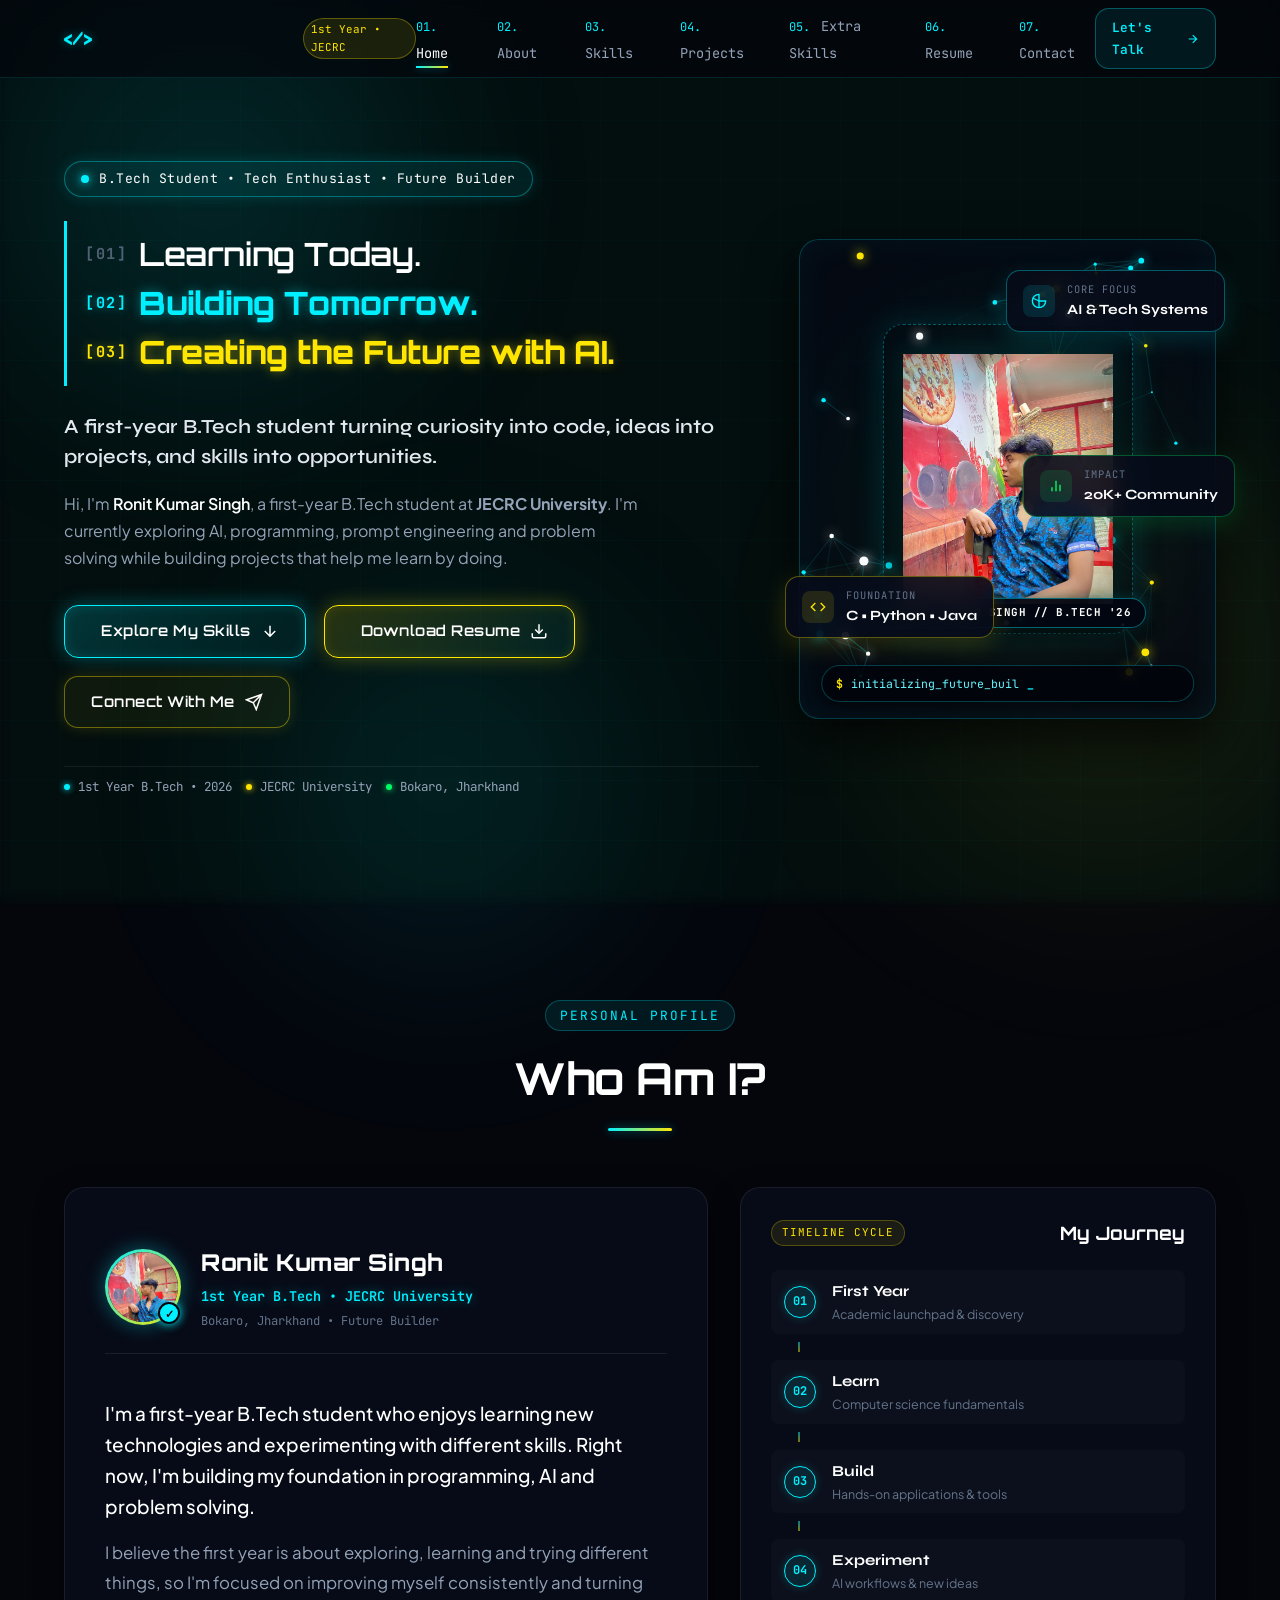
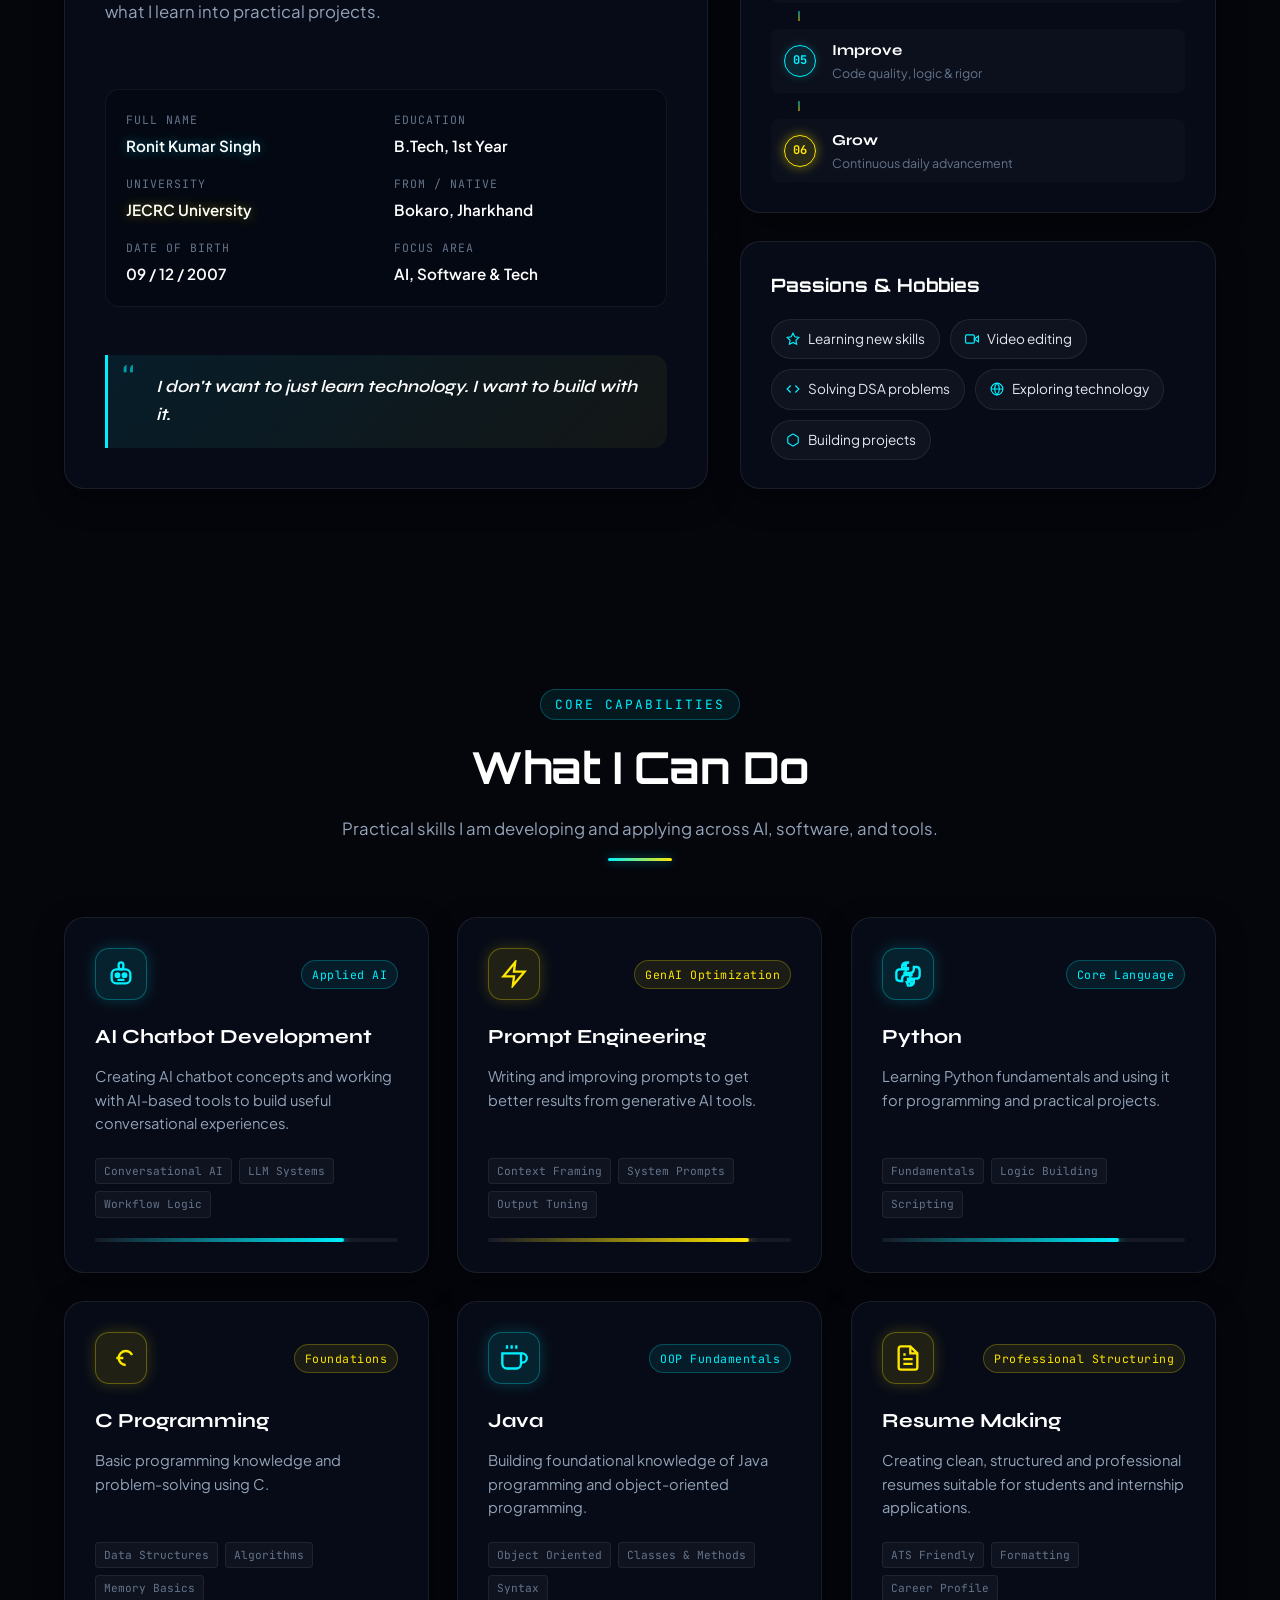
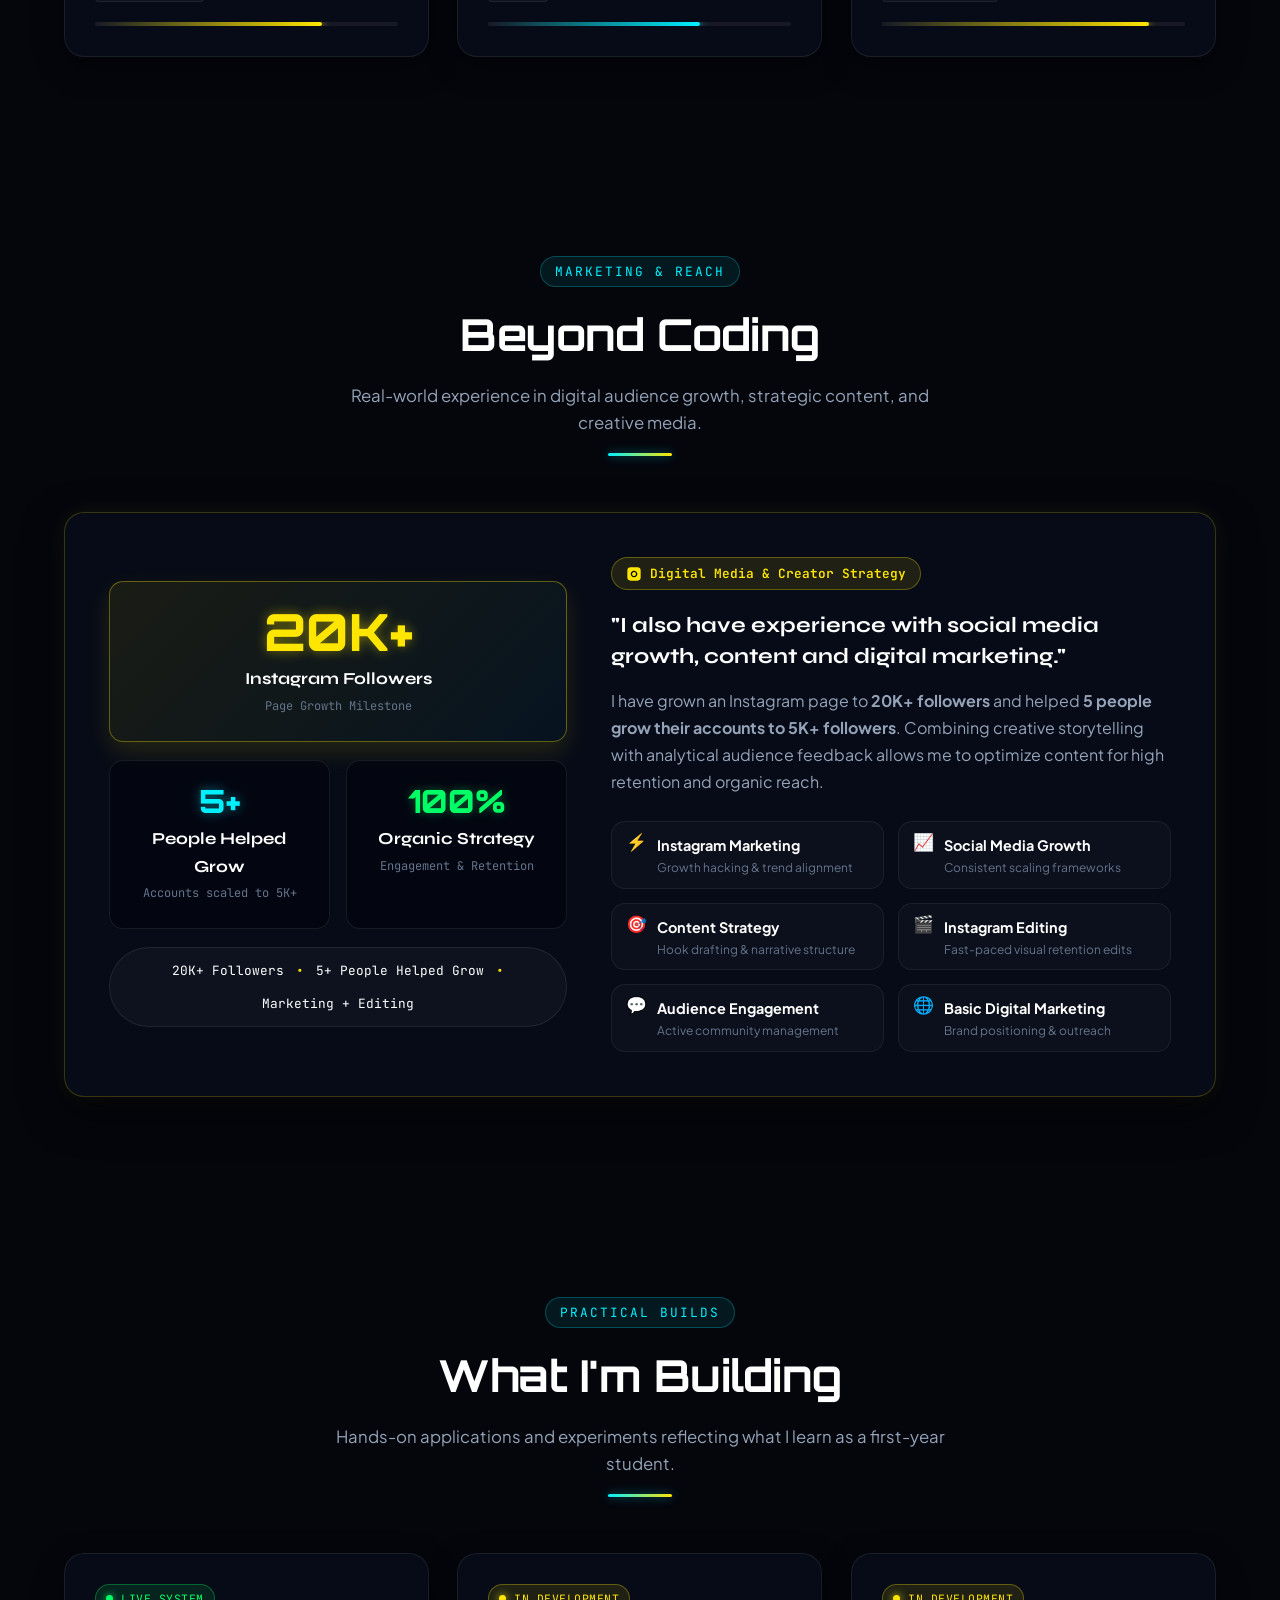
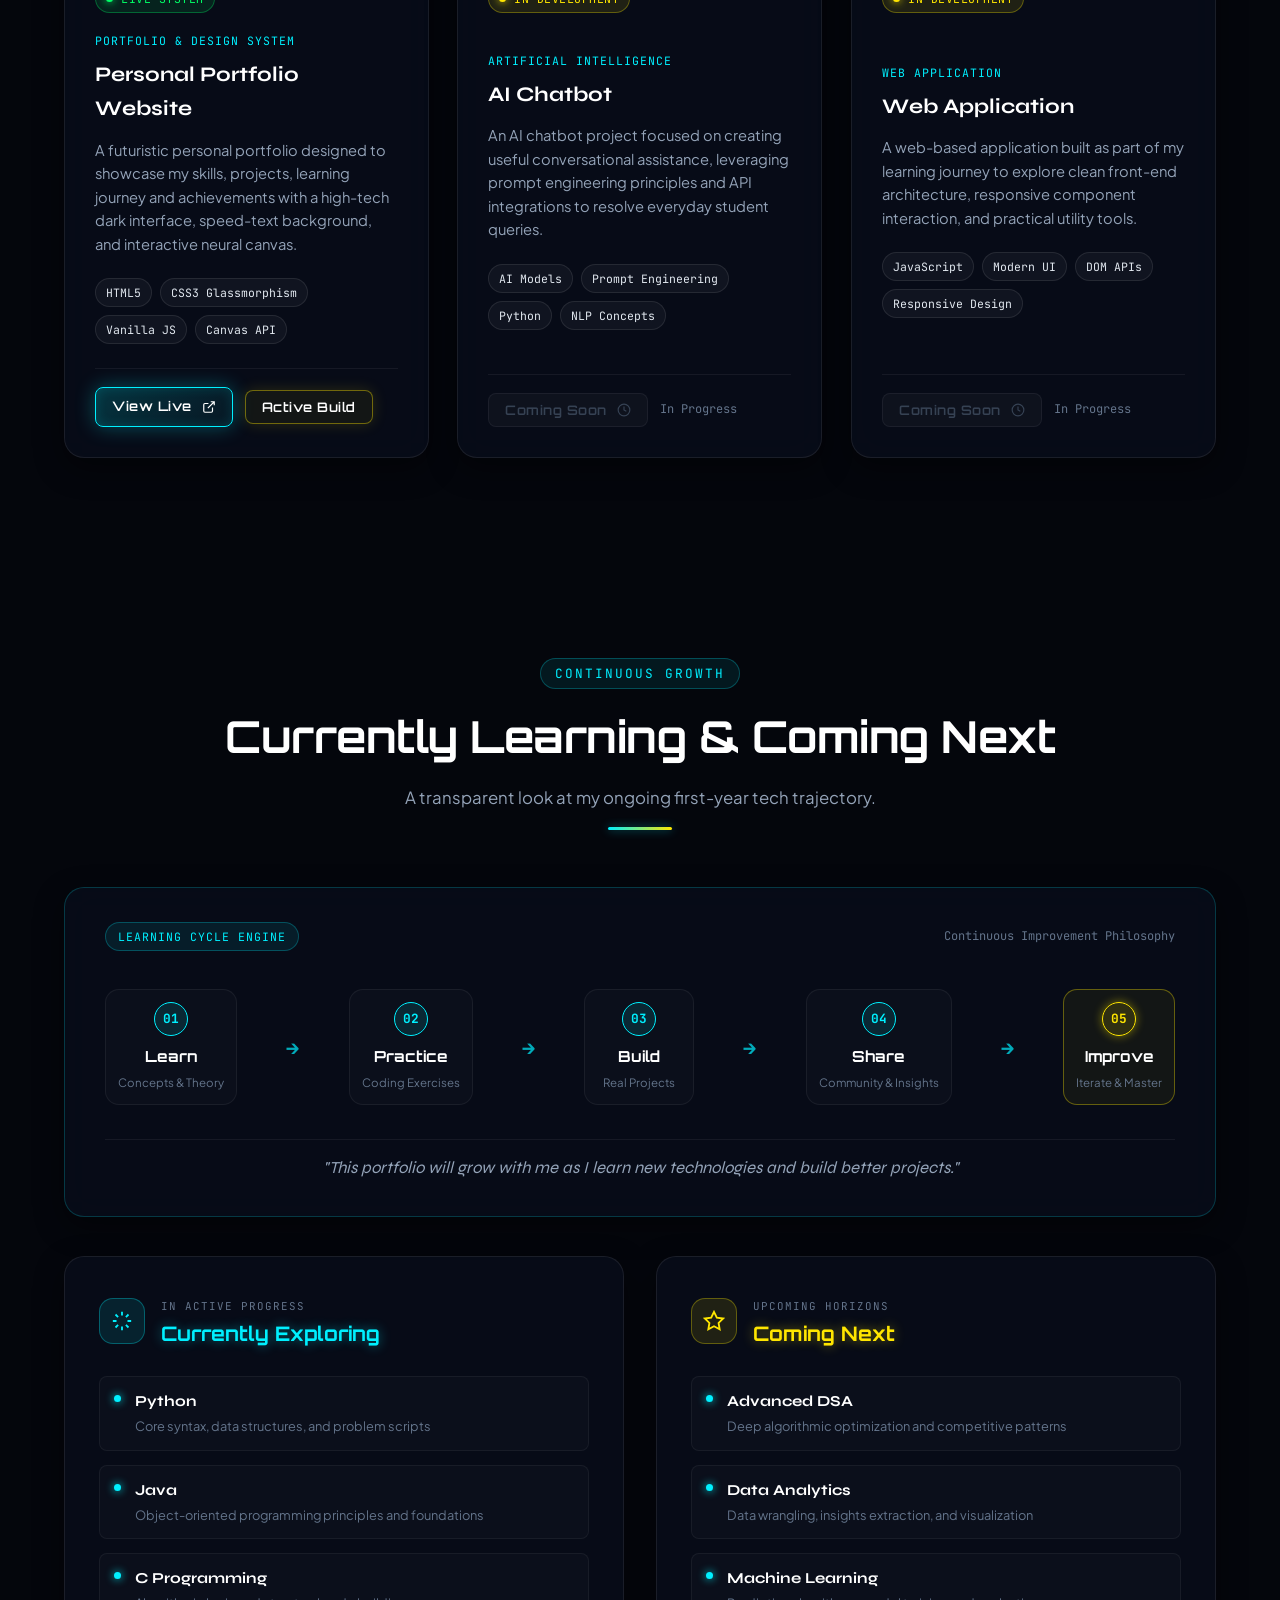
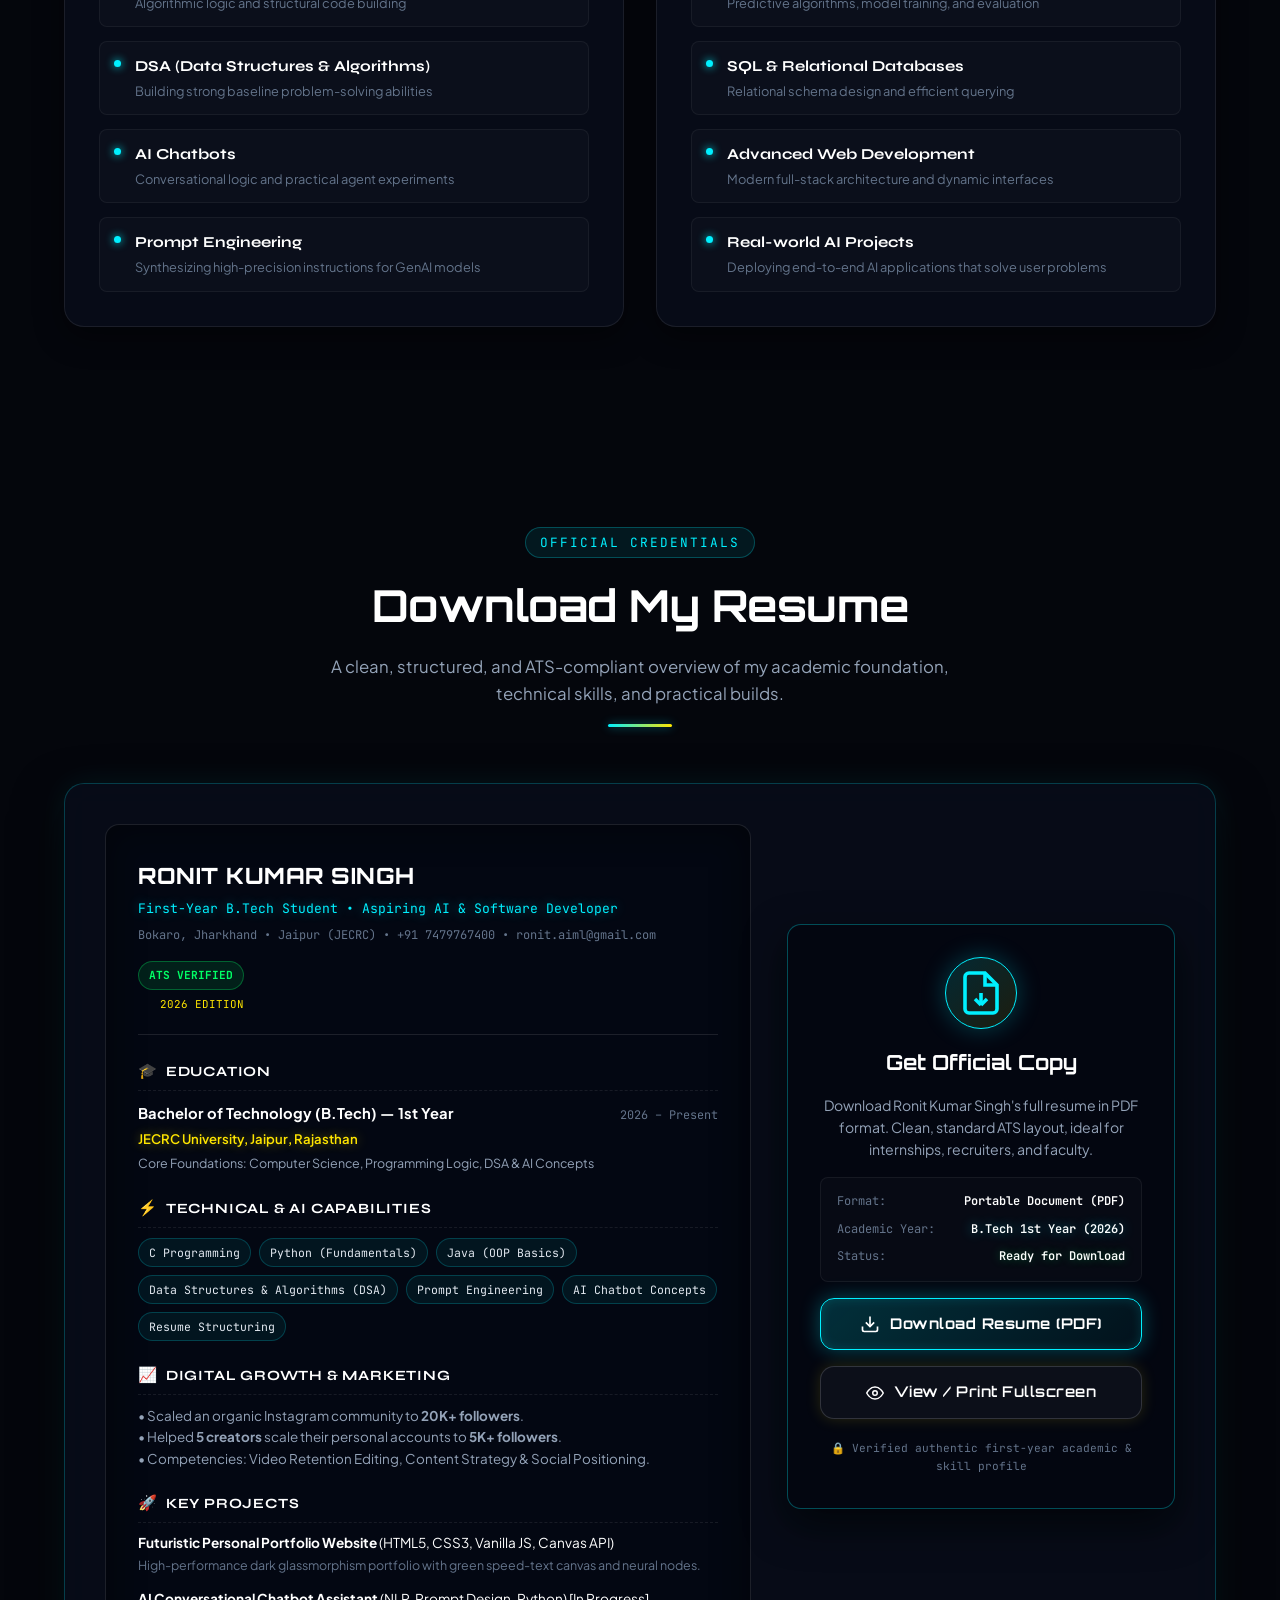
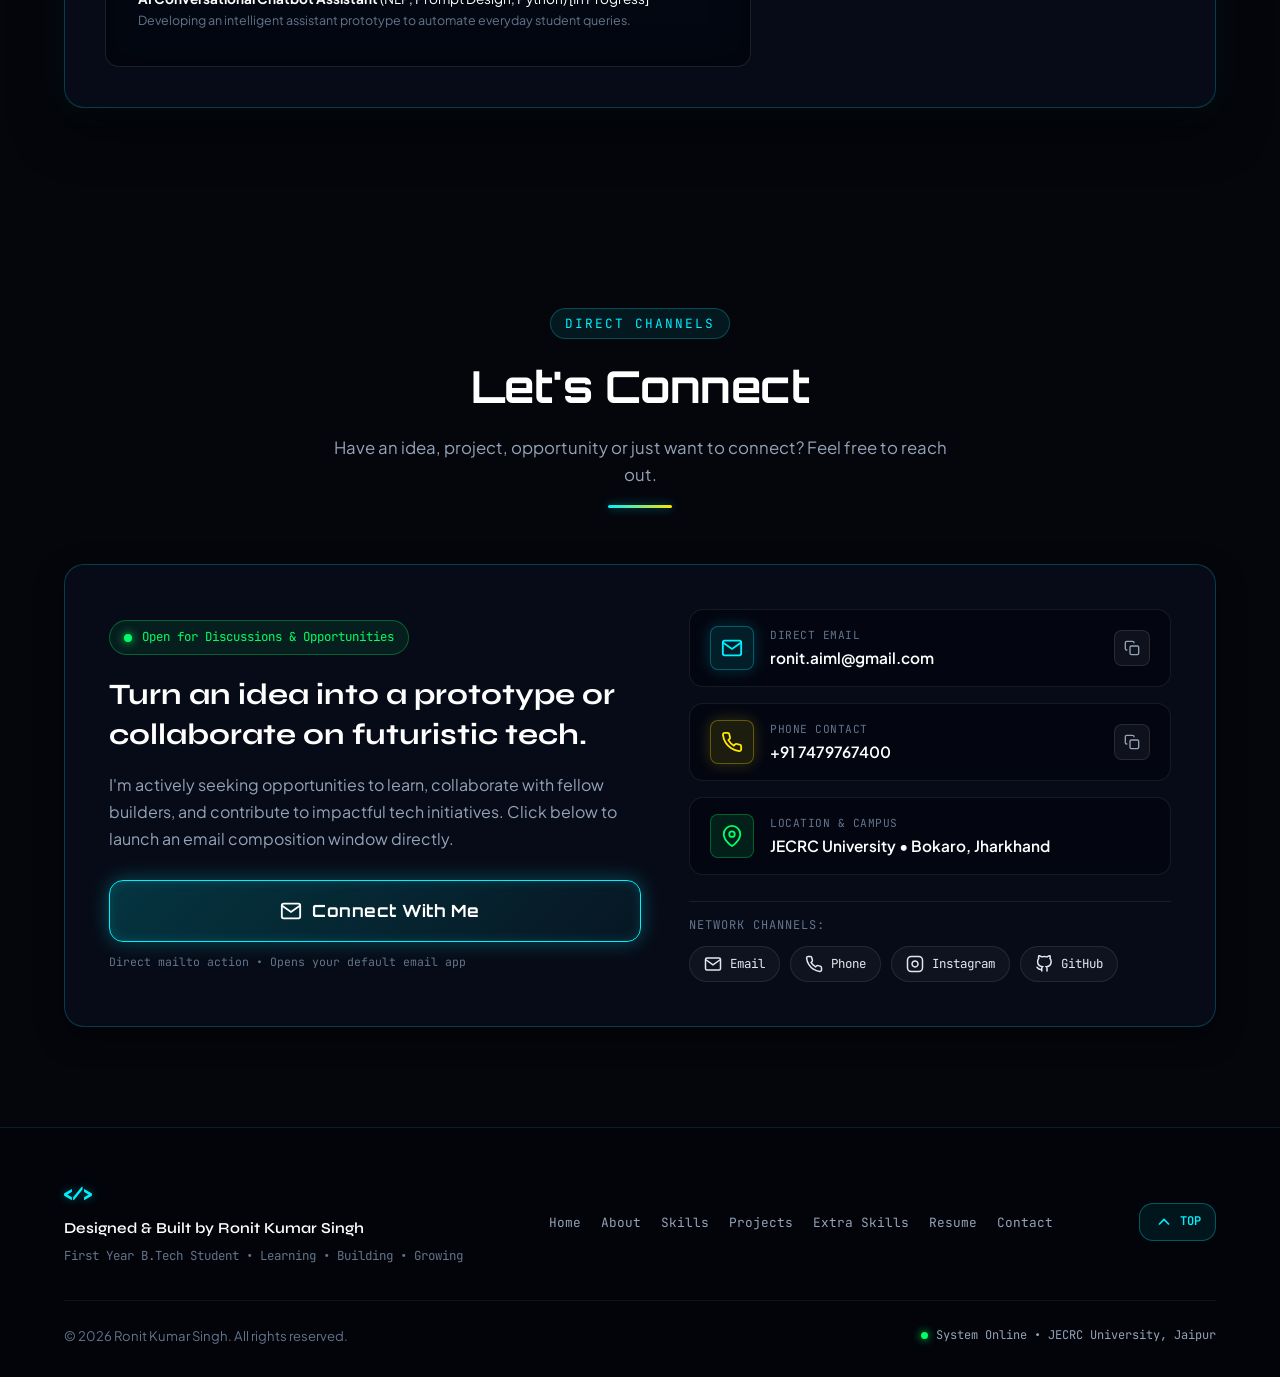
<file: ronit new portfolio/index.html>
<!DOCTYPE html>
<html lang="en">
<head>
  <meta charset="UTF-8">
  <meta name="viewport" content="width=device-width, initial-scale=1.0">
  <title>Ronit Kumar Singh | Futuristic AI & Tech Portfolio</title>
  <meta name="description" content="Personal portfolio of Ronit Kumar Singh — First-Year B.Tech student at JECRC University exploring AI, programming, prompt engineering, and digital growth.">
  <meta name="keywords" content="Ronit Kumar Singh, JECRC University, AI Portfolio, B.Tech Student, Tech Enthusiast, Future Builder">
  <meta name="author" content="Ronit Kumar Singh">

  <!-- Google Fonts: Orbitron for tech titles, Syne for modern accents, Plus Jakarta Sans for clean reading, JetBrains Mono for code badges -->
  <link rel="preconnect" href="https://fonts.googleapis.com">
  <link rel="preconnect" href="https://fonts.gstatic.com" crossorigin>
  <link href="https://fonts.googleapis.com/css2?family=JetBrains+Mono:wght@400;500;600;700&family=Orbitron:wght@500;600;700;800;900&family=Plus+Jakarta+Sans:wght@300;400;500;600;700&family=Syne:wght@600;700;800&display=swap" rel="stylesheet">

  <link rel="stylesheet" href="style.css">
</head>
<body class="cyber-dark">

  <!-- BACKGROUND LAYERS -->
  <!-- Layer 1: Green Blurred Speed-Text Background Canvas -->
  <canvas id="speed-text-canvas" class="speed-text-layer" aria-hidden="true"></canvas>

  <!-- Layer 2: Cyber Ambient Gradients & Subtle Digital Grid -->
  <div class="cyber-ambient-grid" aria-hidden="true"></div>
  <div class="cyber-glow-orb orb-top-left" aria-hidden="true"></div>
  <div class="cyber-glow-orb orb-mid-right" aria-hidden="true"></div>
  <div class="cyber-glow-orb orb-bottom-left" aria-hidden="true"></div>

  <!-- STICKY FUTURISTIC NAVIGATION BAR -->
  <header id="site-header" class="site-header">
    <div class="header-container">
      <a href="#home" class="cyber-logo" aria-label="Ronit Kumar Singh - Home">
        <span class="logo-symbol">&lt;/&gt;</span>
        <span class="logo-text">RONIT KUMAR SINGH</span>
        <span class="logo-badge">1st Year • JECRC</span>
      </a>

      <!-- Desktop Navigation Links -->
      <nav class="desktop-nav" aria-label="Main Navigation">
        <ul class="nav-list">
          <li><a href="#home" class="nav-link active"><span class="nav-num">01.</span> Home</a></li>
          <li><a href="#about" class="nav-link"><span class="nav-num">02.</span> About</a></li>
          <li><a href="#skills" class="nav-link"><span class="nav-num">03.</span> Skills</a></li>
          <li><a href="#projects" class="nav-link"><span class="nav-num">04.</span> Projects</a></li>
          <li><a href="#extra-skills" class="nav-link"><span class="nav-num">05.</span> Extra Skills</a></li>
          <li><a href="#resume" class="nav-link"><span class="nav-num">06.</span> Resume</a></li>
          <li><a href="#contact" class="nav-link"><span class="nav-num">07.</span> Contact</a></li>
        </ul>
      </nav>

      <!-- Header Action -->
      <div class="header-cta-wrapper">
        <a href="mailto:ronit.aiml@gmail.com?subject=Connect%20with%20Ronit" class="nav-cta-btn">
          <span>Let's Talk</span>
          <svg class="btn-arrow" viewBox="0 0 24 24" width="16" height="16" fill="none" stroke="currentColor" stroke-width="2">
            <path d="M5 12h14M12 5l7 7-7 7"/>
          </svg>
        </a>

        <!-- Mobile Menu Toggle Button -->
        <button class="mobile-toggle" id="mobile-toggle" aria-label="Toggle navigation menu" aria-expanded="false">
          <span class="bar bar-1"></span>
          <span class="bar bar-2"></span>
          <span class="bar bar-3"></span>
        </button>
      </div>
    </div>

    <!-- Mobile Drawer Menu -->
    <div class="mobile-menu" id="mobile-menu" aria-hidden="true">
      <ul class="mobile-nav-list">
        <li><a href="#home" class="mobile-link"><span>01</span> Home</a></li>
        <li><a href="#about" class="mobile-link"><span>02</span> About</a></li>
        <li><a href="#skills" class="mobile-link"><span>03</span> Skills</a></li>
        <li><a href="#projects" class="mobile-link"><span>04</span> Projects</a></li>
        <li><a href="#extra-skills" class="mobile-link"><span>05</span> Extra Skills</a></li>
        <li><a href="#roadmap" class="mobile-link"><span>06</span> Roadmap</a></li>
        <li><a href="#resume" class="mobile-link"><span>07</span> Resume</a></li>
        <li><a href="#contact" class="mobile-link"><span>08</span> Contact</a></li>
      </ul>
      <div class="mobile-menu-footer">
        <a href="mailto:ronit.aiml@gmail.com?subject=Connect%20with%20Ronit" class="cyber-btn primary-btn full-width">
          Connect With Me
        </a>
      </div>
    </div>
  </header>

  <main id="main-content">

    <!-- 1. HOME / HERO SECTION -->
    <section id="home" class="hero-section">
      <div class="section-container hero-grid">
        <!-- Hero Left Content -->
        <div class="hero-content reveal-up">
          <div class="hero-badge-pill">
            <span class="pulse-dot"></span>
            <span class="badge-text">B.Tech Student • Tech Enthusiast • Future Builder</span>
          </div>

          <!-- Assembled Futuristic Hero Hook -->
          <div class="hero-assembled-hook">
            <h1 class="hero-main-title assembled-title">
              <div class="assembled-row row-1">
                <span class="row-indicator">[01]</span>
                <span class="row-text text-highlight">Learning Today.</span>
              </div>
              <div class="assembled-row row-2">
                <span class="row-indicator blue-indicator">[02]</span>
                <span class="row-text text-neon-blue">Building Tomorrow.</span>
              </div>
              <div class="assembled-row row-3">
                <span class="row-indicator yellow-indicator">[03]</span>
                <span class="row-text text-neon-yellow">Creating the Future with AI.</span>
              </div>
            </h1>
          </div>

          <p class="hero-subtitle">
            A first-year B.Tech student turning curiosity into code, ideas into projects, and skills into opportunities.
          </p>

          <p class="hero-intro">
            Hi, I'm <strong class="text-highlight">Ronit Kumar Singh</strong>, a first-year B.Tech student at <strong>JECRC University</strong>. I'm currently exploring AI, programming, prompt engineering and problem solving while building projects that help me learn by doing.
          </p>

          <div class="hero-actions">
            <a href="#skills" class="cyber-btn primary-btn">
              <span class="btn-glow-layer"></span>
              <span class="btn-text">Explore My Skills</span>
              <svg class="btn-icon" viewBox="0 0 24 24" width="18" height="18" fill="none" stroke="currentColor" stroke-width="2">
                <path d="M12 5v14M5 12l7 7 7-7"/>
              </svg>
            </a>

            <a href="Ronit_Kumar_Singh_Resume.pdf" download="Ronit_Kumar_Singh_Resume.pdf" class="cyber-btn resume-btn" title="Download Official PDF Resume">
              <span class="btn-glow-layer"></span>
              <span class="btn-text">Download Resume</span>
              <svg class="btn-icon" viewBox="0 0 24 24" width="18" height="18" fill="none" stroke="currentColor" stroke-width="2">
                <path d="M21 15v4a2 2 0 0 1-2 2H5a2 2 0 0 1-2-2v-4"/>
                <polyline points="7 10 12 15 17 10"/>
                <line x1="12" y1="15" x2="12" y2="3"/>
              </svg>
            </a>

            <a href="#contact" class="cyber-btn secondary-btn">
              <span class="btn-text">Connect With Me</span>
              <svg class="btn-icon" viewBox="0 0 24 24" width="18" height="18" fill="none" stroke="currentColor" stroke-width="2">
                <path d="M22 2L11 13M22 2l-7 20-4-9-9-4 20-7z"/>
              </svg>
            </a>
          </div>

          <!-- Quick Micro Stats -->
          <div class="hero-micro-tags">
            <div class="micro-tag">
              <span class="tag-status"></span>
              <span>1st Year B.Tech • 2026</span>
            </div>
            <div class="micro-tag">
              <span class="tag-status yellow-status"></span>
              <span>JECRC University</span>
            </div>
            <div class="micro-tag">
              <span class="tag-status green-status"></span>
              <span>Bokaro, Jharkhand</span>
            </div>
          </div>
        </div>

        <!-- Hero Right: Interactive Neural Network & Cyber HUD -->
        <div class="hero-visual reveal-scale">
          <div class="visual-hud-container">
            <!-- Neural Network Interactive Canvas -->
            <canvas id="neural-canvas" class="neural-network-canvas" width="540" height="520"></canvas>
            
            <!-- Futuristic Cyber Portrait Frame for Profile Picture -->
            <div class="cyber-portrait-frame">
              <div class="portrait-glow-ring"></div>
              <div class="portrait-corner corner-tl"></div>
              <div class="portrait-corner corner-tr"></div>
              <div class="portrait-corner corner-bl"></div>
              <div class="portrait-corner corner-br"></div>

              <div class="portrait-img-wrapper">
                <img src="profile-photo.jpg" alt="Ronit Kumar Singh - Profile Photo" class="cyber-portrait-img">
                <div class="portrait-scanline"></div>
              </div>

              <!-- Cyber ID Status Pill -->
              <div class="portrait-status-pill">
                <span class="status-indicator-dot green-dot"></span>
                <span>RONIT KUMAR SINGH // B.TECH '26</span>
              </div>
            </div>

            <!-- Floating Cyber HUD Elements -->
            <div class="hud-tag hud-tag-ai">
              <div class="hud-icon">
                <svg viewBox="0 0 24 24" width="16" height="16" fill="none" stroke="currentColor" stroke-width="2">
                  <path d="M12 2a10 10 0 1 0 10 10H12V2z"/>
                  <path d="M12 12L2.5 7.5"/>
                  <path d="M12 12v10"/>
                </svg>
              </div>
              <div class="hud-info">
                <span class="hud-label">CORE FOCUS</span>
                <span class="hud-val">AI &amp; Tech Systems</span>
              </div>
            </div>

            <div class="hud-tag hud-tag-code">
              <div class="hud-icon">
                <svg viewBox="0 0 24 24" width="16" height="16" fill="none" stroke="currentColor" stroke-width="2">
                  <polyline points="16 18 22 12 16 6"/>
                  <polyline points="8 6 2 12 8 18"/>
                </svg>
              </div>
              <div class="hud-info">
                <span class="hud-label">FOUNDATION</span>
                <span class="hud-val">C • Python • Java</span>
              </div>
            </div>

            <div class="hud-tag hud-tag-growth">
              <div class="hud-icon">
                <svg viewBox="0 0 24 24" width="16" height="16" fill="none" stroke="currentColor" stroke-width="2">
                  <path d="M18 20V10M12 20V4M6 20v-6"/>
                </svg>
              </div>
              <div class="hud-info">
                <span class="hud-label">IMPACT</span>
                <span class="hud-val">20K+ Community</span>
              </div>
            </div>

            <!-- Terminal Badge at Bottom -->
            <div class="hud-terminal-pill">
              <span class="terminal-prompt">$</span>
              <span class="terminal-text" id="typewriter-text">initializing_future_builder.sh --status=learning</span>
              <span class="terminal-cursor">_</span>
            </div>
          </div>
        </div>
      </div>
    </section>

    <!-- 2. ABOUT ME SECTION -->
    <section id="about" class="section about-section">
      <div class="section-container">
        <div class="section-header reveal-up">
          <span class="section-subtag">PERSONAL PROFILE</span>
          <h2 class="section-title">Who Am I?</h2>
          <div class="title-bar"></div>
        </div>

        <div class="about-grid">
          <!-- Left: Identity & Human Story -->
          <div class="about-story-card cyber-glass reveal-up">
            <div class="card-glow-edge"></div>

            <!-- Author Identity Header with Profile Avatar -->
            <div class="about-author-header">
              <div class="author-avatar-wrap">
                <img src="profile-photo.jpg" alt="Ronit Kumar Singh" class="author-avatar-img">
                <span class="avatar-verified-dot" title="Verified Profile"></span>
              </div>
              <div class="author-meta-wrap">
                <h3 class="author-name">Ronit Kumar Singh</h3>
                <span class="author-role text-neon-blue">1st Year B.Tech • JECRC University</span>
                <span class="author-tag">Bokaro, Jharkhand • Future Builder</span>
              </div>
            </div>

            <div class="bio-intro-box">
              <p class="story-paragraph highlight-lead">
                I'm a first-year B.Tech student who enjoys learning new technologies and experimenting with different skills. Right now, I'm building my foundation in programming, AI and problem solving.
              </p>
              <p class="story-paragraph">
                I believe the first year is about exploring, learning and trying different things, so I'm focused on improving myself consistently and turning what I learn into practical projects.
              </p>
            </div>

            <!-- Authentic Personal Details Grid -->
            <div class="details-specs-grid">
              <div class="spec-item">
                <span class="spec-label">Full Name</span>
                <span class="spec-value text-neon-blue">Ronit Kumar Singh</span>
              </div>
              <div class="spec-item">
                <span class="spec-label">Education</span>
                <span class="spec-value">B.Tech, 1st Year</span>
              </div>
              <div class="spec-item">
                <span class="spec-label">University</span>
                <span class="spec-value text-neon-yellow">JECRC University</span>
              </div>
              <div class="spec-item">
                <span class="spec-label">From / Native</span>
                <span class="spec-value">Bokaro, Jharkhand</span>
              </div>
              <div class="spec-item">
                <span class="spec-label">Date of Birth</span>
                <span class="spec-value">09 / 12 / 2007</span>
              </div>
              <div class="spec-item">
                <span class="spec-label">Focus Area</span>
                <span class="spec-value">AI, Software &amp; Tech</span>
              </div>
            </div>

            <!-- Futuristic Quote -->
            <div class="futuristic-quote-box">
              <div class="quote-symbol">“</div>
              <blockquote class="quote-text">
                I don't want to just learn technology. I want to build with it.
              </blockquote>
            </div>
          </div>

          <!-- Right: Journey Progression & Hobbies -->
          <div class="about-side-column reveal-up" style="animation-delay: 0.15s;">
            <!-- Animated "My Journey" Card -->
            <div class="journey-card cyber-glass">
              <div class="card-glow-edge yellow-edge"></div>
              <div class="card-header-row">
                <span class="journey-badge">TIMELINE CYCLE</span>
                <h3 class="card-mini-title">My Journey</h3>
              </div>
              
              <div class="journey-node-chain">
                <div class="journey-node active-step">
                  <div class="node-circle">01</div>
                  <div class="node-content">
                    <span class="node-title">First Year</span>
                    <span class="node-desc">Academic launchpad &amp; discovery</span>
                  </div>
                </div>
                <div class="node-connector"></div>
                <div class="journey-node">
                  <div class="node-circle">02</div>
                  <div class="node-content">
                    <span class="node-title">Learn</span>
                    <span class="node-desc">Computer science fundamentals</span>
                  </div>
                </div>
                <div class="node-connector"></div>
                <div class="journey-node">
                  <div class="node-circle">03</div>
                  <div class="node-content">
                    <span class="node-title">Build</span>
                    <span class="node-desc">Hands-on applications &amp; tools</span>
                  </div>
                </div>
                <div class="node-connector"></div>
                <div class="journey-node">
                  <div class="node-circle">04</div>
                  <div class="node-content">
                    <span class="node-title">Experiment</span>
                    <span class="node-desc">AI workflows &amp; new ideas</span>
                  </div>
                </div>
                <div class="node-connector"></div>
                <div class="journey-node">
                  <div class="node-circle">05</div>
                  <div class="node-content">
                    <span class="node-title">Improve</span>
                    <span class="node-desc">Code quality, logic &amp; rigor</span>
                  </div>
                </div>
                <div class="node-connector"></div>
                <div class="journey-node highlight-grow">
                  <div class="node-circle">06</div>
                  <div class="node-content">
                    <span class="node-title">Grow</span>
                    <span class="node-desc">Continuous daily advancement</span>
                  </div>
                </div>
              </div>
            </div>

            <!-- Hobbies & Personal Interests -->
            <div class="hobbies-card cyber-glass">
              <h3 class="card-mini-title">Passions &amp; Hobbies</h3>
              <div class="hobbies-tags-wrap">
                <span class="hobby-tag">
                  <svg viewBox="0 0 24 24" width="14" height="14" fill="none" stroke="currentColor" stroke-width="2"><polygon points="12 2 15.09 8.26 22 9.27 17 14.14 18.18 21.02 12 17.77 5.82 21.02 7 14.14 2 9.27 8.91 8.26 12 2"/></svg>
                  Learning new skills
                </span>
                <span class="hobby-tag">
                  <svg viewBox="0 0 24 24" width="14" height="14" fill="none" stroke="currentColor" stroke-width="2"><polygon points="23 7 16 12 23 17 23 7"/><rect x="1" y="5" width="15" height="14" rx="2" ry="2"/></svg>
                  Video editing
                </span>
                <span class="hobby-tag">
                  <svg viewBox="0 0 24 24" width="14" height="14" fill="none" stroke="currentColor" stroke-width="2"><polyline points="16 18 22 12 16 6"/><polyline points="8 6 2 12 8 18"/></svg>
                  Solving DSA problems
                </span>
                <span class="hobby-tag">
                  <svg viewBox="0 0 24 24" width="14" height="14" fill="none" stroke="currentColor" stroke-width="2"><circle cx="12" cy="12" r="10"/><path d="M12 2a14.5 14.5 0 0 0 0 20 14.5 14.5 0 0 0 0-20"/><path d="M2 12h20"/></svg>
                  Exploring technology
                </span>
                <span class="hobby-tag">
                  <svg viewBox="0 0 24 24" width="14" height="14" fill="none" stroke="currentColor" stroke-width="2"><path d="M21 16V8a2 2 0 0 0-1-1.73l-7-4a2 2 0 0 0-2 0l-7 4A2 2 0 0 0 3 8v8a2 2 0 0 0 1 1.73l7 4a2 2 0 0 0 2 0l7-4A2 2 0 0 0 21 16z"/></svg>
                  Building projects
                </span>
              </div>
            </div>
          </div>
        </div>
      </div>
    </section>

    <!-- 3. SKILLS SECTION -->
    <section id="skills" class="section skills-section">
      <div class="section-container">
        <div class="section-header reveal-up">
          <span class="section-subtag">CORE CAPABILITIES</span>
          <h2 class="section-title">What I Can Do</h2>
          <p class="section-desc">Practical skills I am developing and applying across AI, software, and tools.</p>
          <div class="title-bar"></div>
        </div>

        <div class="skills-grid">
          <!-- Skill 1: AI Chatbot Development -->
          <div class="skill-card cyber-glass reveal-up" data-tilt>
            <div class="skill-glow-accent blue-glow"></div>
            <div class="skill-card-top">
              <div class="skill-icon-box blue-icon">
                <svg viewBox="0 0 24 24" width="28" height="28" fill="none" stroke="currentColor" stroke-width="2">
                  <path d="M12 2a2 2 0 0 1 2 2v2a2 2 0 0 1-2 2 2 2 0 0 1-2-2V4a2 2 0 0 1 2-2z"/>
                  <rect x="4" y="8" width="16" height="12" rx="4"/>
                  <circle cx="9" cy="13" r="1.5" fill="currentColor"/>
                  <circle cx="15" cy="13" r="1.5" fill="currentColor"/>
                  <path d="M9 17h6"/>
                </svg>
              </div>
              <span class="skill-level-badge blue-badge">Applied AI</span>
            </div>
            <h3 class="skill-title">AI Chatbot Development</h3>
            <p class="skill-description">
              Creating AI chatbot concepts and working with AI-based tools to build useful conversational experiences.
            </p>
            <div class="skill-tags">
              <span class="micro-pill">Conversational AI</span>
              <span class="micro-pill">LLM Systems</span>
              <span class="micro-pill">Workflow Logic</span>
            </div>
            <div class="skill-status-indicator">
              <span class="indicator-bar filled-blue" style="width: 82%;"></span>
            </div>
          </div>

          <!-- Skill 2: Prompt Engineering -->
          <div class="skill-card cyber-glass reveal-up" data-tilt style="animation-delay: 0.1s;">
            <div class="skill-glow-accent yellow-glow"></div>
            <div class="skill-card-top">
              <div class="skill-icon-box yellow-icon">
                <svg viewBox="0 0 24 24" width="28" height="28" fill="none" stroke="currentColor" stroke-width="2">
                  <polygon points="13 2 3 14 12 14 11 22 21 10 12 10 13 2"/>
                </svg>
              </div>
              <span class="skill-level-badge yellow-badge">GenAI Optimization</span>
            </div>
            <h3 class="skill-title">Prompt Engineering</h3>
            <p class="skill-description">
              Writing and improving prompts to get better results from generative AI tools.
            </p>
            <div class="skill-tags">
              <span class="micro-pill">Context Framing</span>
              <span class="micro-pill">System Prompts</span>
              <span class="micro-pill">Output Tuning</span>
            </div>
            <div class="skill-status-indicator">
              <span class="indicator-bar filled-yellow" style="width: 86%;"></span>
            </div>
          </div>

          <!-- Skill 3: Python -->
          <div class="skill-card cyber-glass reveal-up" data-tilt style="animation-delay: 0.15s;">
            <div class="skill-glow-accent blue-glow"></div>
            <div class="skill-card-top">
              <div class="skill-icon-box blue-icon">
                <svg viewBox="0 0 24 24" width="28" height="28" fill="none" stroke="currentColor" stroke-width="2">
                  <path d="M12 2C8 2 7 3.5 7 5v2h5v1H5c-1.5 0-3 1-3 3v4c0 1.5 1 3 3 3h2v-2c0-1.5 1-3 3-3h5v-1h-5V5c0-1.5 1-3 3-3z"/>
                  <circle cx="9" cy="4" r="0.8" fill="currentColor"/>
                  <path d="M12 22c4 0 5-1.5 5-3v-2h-5v-1h7c1.5 0 3-1 3-3V9c0-1.5-1-3-3-3h-2v2c0 1.5-1 3-3 3h-5v1h5v4c0 1.5-1 3-3 3z"/>
                  <circle cx="15" cy="20" r="0.8" fill="currentColor"/>
                </svg>
              </div>
              <span class="skill-level-badge blue-badge">Core Language</span>
            </div>
            <h3 class="skill-title">Python</h3>
            <p class="skill-description">
              Learning Python fundamentals and using it for programming and practical projects.
            </p>
            <div class="skill-tags">
              <span class="micro-pill">Fundamentals</span>
              <span class="micro-pill">Logic Building</span>
              <span class="micro-pill">Scripting</span>
            </div>
            <div class="skill-status-indicator">
              <span class="indicator-bar filled-blue" style="width: 78%;"></span>
            </div>
          </div>

          <!-- Skill 4: C Programming -->
          <div class="skill-card cyber-glass reveal-up" data-tilt style="animation-delay: 0.2s;">
            <div class="skill-glow-accent yellow-glow"></div>
            <div class="skill-card-top">
              <div class="skill-icon-box yellow-icon">
                <svg viewBox="0 0 24 24" width="28" height="28" fill="none" stroke="currentColor" stroke-width="2">
                  <path d="M16 18a6 6 0 1 1 0-12c2.5 0 4.5 1.5 5.5 3.5"/>
                  <line x1="8" y1="12" x2="14" y2="12"/>
                </svg>
              </div>
              <span class="skill-level-badge yellow-badge">Foundations</span>
            </div>
            <h3 class="skill-title">C Programming</h3>
            <p class="skill-description">
              Basic programming knowledge and problem-solving using C.
            </p>
            <div class="skill-tags">
              <span class="micro-pill">Data Structures</span>
              <span class="micro-pill">Algorithms</span>
              <span class="micro-pill">Memory Basics</span>
            </div>
            <div class="skill-status-indicator">
              <span class="indicator-bar filled-yellow" style="width: 75%;"></span>
            </div>
          </div>

          <!-- Skill 5: Java -->
          <div class="skill-card cyber-glass reveal-up" data-tilt style="animation-delay: 0.25s;">
            <div class="skill-glow-accent blue-glow"></div>
            <div class="skill-card-top">
              <div class="skill-icon-box blue-icon">
                <svg viewBox="0 0 24 24" width="28" height="28" fill="none" stroke="currentColor" stroke-width="2">
                  <path d="M18 8h1a4 4 0 0 1 0 8h-1"/>
                  <path d="M2 8h16v9a4 4 0 0 1-4 4H6a4 4 0 0 1-4-4V8z"/>
                  <line x1="6" y1="1" x2="6" y2="4"/>
                  <line x1="10" y1="1" x2="10" y2="4"/>
                  <line x1="14" y1="1" x2="14" y2="4"/>
                </svg>
              </div>
              <span class="skill-level-badge blue-badge">OOP Fundamentals</span>
            </div>
            <h3 class="skill-title">Java</h3>
            <p class="skill-description">
              Building foundational knowledge of Java programming and object-oriented programming.
            </p>
            <div class="skill-tags">
              <span class="micro-pill">Object Oriented</span>
              <span class="micro-pill">Classes &amp; Methods</span>
              <span class="micro-pill">Syntax</span>
            </div>
            <div class="skill-status-indicator">
              <span class="indicator-bar filled-blue" style="width: 70%;"></span>
            </div>
          </div>

          <!-- Skill 6: Resume Making -->
          <div class="skill-card cyber-glass reveal-up" data-tilt style="animation-delay: 0.3s;">
            <div class="skill-glow-accent yellow-glow"></div>
            <div class="skill-card-top">
              <div class="skill-icon-box yellow-icon">
                <svg viewBox="0 0 24 24" width="28" height="28" fill="none" stroke="currentColor" stroke-width="2">
                  <path d="M14 2H6a2 2 0 0 0-2 2v16a2 2 0 0 0 2 2h12a2 2 0 0 0 2-2V8z"/>
                  <polyline points="14 2 14 8 20 8"/>
                  <line x1="16" y1="13" x2="8" y2="13"/>
                  <line x1="16" y1="17" x2="8" y2="17"/>
                  <polyline points="10 9 9 9 8 9"/>
                </svg>
              </div>
              <span class="skill-level-badge yellow-badge">Professional Structuring</span>
            </div>
            <h3 class="skill-title">Resume Making</h3>
            <p class="skill-description">
              Creating clean, structured and professional resumes suitable for students and internship applications.
            </p>
            <div class="skill-tags">
              <span class="micro-pill">ATS Friendly</span>
              <span class="micro-pill">Formatting</span>
              <span class="micro-pill">Career Profile</span>
            </div>
            <div class="skill-status-indicator">
              <span class="indicator-bar filled-yellow" style="width: 88%;"></span>
            </div>
          </div>
        </div>
      </div>
    </section>

    <!-- 4. EXTRA SKILLS / SOCIAL MEDIA & MARKETING -->
    <section id="extra-skills" class="section extra-skills-section">
      <div class="section-container">
        <div class="section-header reveal-up">
          <span class="section-subtag">MARKETING &amp; REACH</span>
          <h2 class="section-title">Beyond Coding</h2>
          <p class="section-desc">Real-world experience in digital audience growth, strategic content, and creative media.</p>
          <div class="title-bar"></div>
        </div>

        <div class="growth-banner-card cyber-glass reveal-up">
          <div class="growth-grid">
            <!-- Left: Impact Metrics HUD -->
            <div class="growth-metrics-hud">
              <div class="hud-stat-box primary-stat">
                <div class="stat-number text-neon-yellow">20K+</div>
                <div class="stat-label">Instagram Followers</div>
                <div class="stat-sub">Page Growth Milestone</div>
              </div>

              <div class="stats-dual-row">
                <div class="hud-stat-box">
                  <div class="stat-number text-neon-blue">5+</div>
                  <div class="stat-label">People Helped Grow</div>
                  <div class="stat-sub">Accounts scaled to 5K+</div>
                </div>
                <div class="hud-stat-box">
                  <div class="stat-number text-neon-green">100%</div>
                  <div class="stat-label">Organic Strategy</div>
                  <div class="stat-sub">Engagement &amp; Retention</div>
                </div>
              </div>

              <!-- Visual Statistics Layout Highlight -->
              <div class="stats-summary-ribbon">
                <span class="ribbon-item">20K+ Followers</span>
                <span class="ribbon-sep">•</span>
                <span class="ribbon-item">5+ People Helped Grow</span>
                <span class="ribbon-sep">•</span>
                <span class="ribbon-item">Marketing + Editing</span>
              </div>
            </div>

            <!-- Right: Content & Experience Narrative -->
            <div class="growth-narrative">
              <div class="narrative-badge">
                <svg viewBox="0 0 24 24" width="16" height="16" fill="currentColor">
                  <rect x="2" y="2" width="20" height="20" rx="5" ry="5"/>
                  <path d="M16 11.37A4 4 0 1 1 12.63 8 4 4 0 0 1 16 11.37z" fill="none" stroke="#06080F" stroke-width="2"/>
                  <line x1="17.5" y1="6.5" x2="17.51" y2="6.5" stroke="#06080F" stroke-width="2"/>
                </svg>
                Digital Media &amp; Creator Strategy
              </div>

              <p class="growth-lead-text">
                "I also have experience with social media growth, content and digital marketing."
              </p>

              <p class="growth-body-text">
                I have grown an Instagram page to <strong>20K+ followers</strong> and helped <strong>5 people grow their accounts to 5K+ followers</strong>. Combining creative storytelling with analytical audience feedback allows me to optimize content for high retention and organic reach.
              </p>

              <!-- Competencies Grid -->
              <div class="marketing-tags-grid">
                <div class="mkt-tag">
                  <span class="mkt-bullet">⚡</span>
                  <div>
                    <strong>Instagram Marketing</strong>
                    <p>Growth hacking &amp; trend alignment</p>
                  </div>
                </div>
                <div class="mkt-tag">
                  <span class="mkt-bullet">📈</span>
                  <div>
                    <strong>Social Media Growth</strong>
                    <p>Consistent scaling frameworks</p>
                  </div>
                </div>
                <div class="mkt-tag">
                  <span class="mkt-bullet">🎯</span>
                  <div>
                    <strong>Content Strategy</strong>
                    <p>Hook drafting &amp; narrative structure</p>
                  </div>
                </div>
                <div class="mkt-tag">
                  <span class="mkt-bullet">🎬</span>
                  <div>
                    <strong>Instagram Editing</strong>
                    <p>Fast-paced visual retention edits</p>
                  </div>
                </div>
                <div class="mkt-tag">
                  <span class="mkt-bullet">💬</span>
                  <div>
                    <strong>Audience Engagement</strong>
                    <p>Active community management</p>
                  </div>
                </div>
                <div class="mkt-tag">
                  <span class="mkt-bullet">🌐</span>
                  <div>
                    <strong>Basic Digital Marketing</strong>
                    <p>Brand positioning &amp; outreach</p>
                  </div>
                </div>
              </div>
            </div>
          </div>
        </div>
      </div>
    </section>

    <!-- 5. PROJECTS SECTION -->
    <section id="projects" class="section projects-section">
      <div class="section-container">
        <div class="section-header reveal-up">
          <span class="section-subtag">PRACTICAL BUILDS</span>
          <h2 class="section-title">What I'm Building</h2>
          <p class="section-desc">Hands-on applications and experiments reflecting what I learn as a first-year student.</p>
          <div class="title-bar"></div>
        </div>

        <div class="projects-grid">
          <!-- Project 1: Personal Portfolio Website -->
          <div class="project-card cyber-glass reveal-up" data-tilt>
            <div class="project-status-bar status-active">
              <span class="status-indicator-dot"></span>
              <span>LIVE SYSTEM</span>
            </div>
            <div class="project-body">
              <div class="project-category">PORTFOLIO &amp; DESIGN SYSTEM</div>
              <h3 class="project-title">Personal Portfolio Website</h3>
              <p class="project-description">
                A futuristic personal portfolio designed to showcase my skills, projects, learning journey and achievements with a high-tech dark interface, speed-text background, and interactive neural canvas.
              </p>
              <div class="project-tech-stack">
                <span class="tech-pill">HTML5</span>
                <span class="tech-pill">CSS3 Glassmorphism</span>
                <span class="tech-pill">Vanilla JS</span>
                <span class="tech-pill">Canvas API</span>
              </div>
            </div>
            <div class="project-footer">
              <a href="#home" class="cyber-btn primary-btn btn-sm">
                <span>View Live</span>
                <svg viewBox="0 0 24 24" width="14" height="14" fill="none" stroke="currentColor" stroke-width="2"><path d="M18 13v6a2 2 0 0 1-2 2H5a2 2 0 0 1-2-2V8a2 2 0 0 1 2-2h6M15 3h6v6M10 14L21 3"/></svg>
              </a>
              <button class="cyber-btn secondary-btn btn-sm" disabled title="Currently browsing current build">
                <span>Active Build</span>
              </button>
            </div>
          </div>

          <!-- Project 2: AI Chatbot -->
          <div class="project-card cyber-glass reveal-up" data-tilt style="animation-delay: 0.15s;">
            <div class="project-status-bar status-pending">
              <span class="status-indicator-dot yellow-dot"></span>
              <span>IN DEVELOPMENT</span>
            </div>
            <div class="project-body">
              <div class="project-category">ARTIFICIAL INTELLIGENCE</div>
              <h3 class="project-title">AI Chatbot</h3>
              <p class="project-description">
                An AI chatbot project focused on creating useful conversational assistance, leveraging prompt engineering principles and API integrations to resolve everyday student queries.
              </p>
              <div class="project-tech-stack">
                <span class="tech-pill">AI Models</span>
                <span class="tech-pill">Prompt Engineering</span>
                <span class="tech-pill">Python</span>
                <span class="tech-pill">NLP Concepts</span>
              </div>
            </div>
            <div class="project-footer">
              <button class="cyber-btn disabled-btn btn-sm" disabled>
                <span>Coming Soon</span>
                <svg viewBox="0 0 24 24" width="14" height="14" fill="none" stroke="currentColor" stroke-width="2"><circle cx="12" cy="12" r="10"/><polyline points="12 6 12 12 16 14"/></svg>
              </button>
              <span class="project-note">In Progress</span>
            </div>
          </div>

          <!-- Project 3: Web Application -->
          <div class="project-card cyber-glass reveal-up" data-tilt style="animation-delay: 0.25s;">
            <div class="project-status-bar status-pending">
              <span class="status-indicator-dot yellow-dot"></span>
              <span>IN DEVELOPMENT</span>
            </div>
            <div class="project-body">
              <div class="project-category">WEB APPLICATION</div>
              <h3 class="project-title">Web Application</h3>
              <p class="project-description">
                A web-based application built as part of my learning journey to explore clean front-end architecture, responsive component interaction, and practical utility tools.
              </p>
              <div class="project-tech-stack">
                <span class="tech-pill">JavaScript</span>
                <span class="tech-pill">Modern UI</span>
                <span class="tech-pill">DOM APIs</span>
                <span class="tech-pill">Responsive Design</span>
              </div>
            </div>
            <div class="project-footer">
              <button class="cyber-btn disabled-btn btn-sm" disabled>
                <span>Coming Soon</span>
                <svg viewBox="0 0 24 24" width="14" height="14" fill="none" stroke="currentColor" stroke-width="2"><circle cx="12" cy="12" r="10"/><polyline points="12 6 12 12 16 14"/></svg>
              </button>
              <span class="project-note">In Progress</span>
            </div>
          </div>
        </div>
      </div>
    </section>

    <!-- 6. UPCOMING SKILLS / LEARNING ROADMAP -->
    <section id="roadmap" class="section roadmap-section">
      <div class="section-container">
        <div class="section-header reveal-up">
          <span class="section-subtag">CONTINUOUS GROWTH</span>
          <h2 class="section-title">Currently Learning &amp; Coming Next</h2>
          <p class="section-desc">A transparent look at my ongoing first-year tech trajectory.</p>
          <div class="title-bar"></div>
        </div>

        <!-- Futuristic Roadmap Visual -->
        <div class="roadmap-stream-card cyber-glass reveal-up">
          <div class="stream-title-row">
            <span class="roadmap-badge">LEARNING CYCLE ENGINE</span>
            <span class="roadmap-hint">Continuous Improvement Philosophy</span>
          </div>

          <div class="roadmap-track">
            <div class="track-step">
              <div class="step-marker">01</div>
              <div class="step-label">Learn</div>
              <div class="step-desc">Concepts &amp; Theory</div>
            </div>
            <div class="track-arrow">→</div>
            <div class="track-step">
              <div class="step-marker">02</div>
              <div class="step-label">Practice</div>
              <div class="step-desc">Coding Exercises</div>
            </div>
            <div class="track-arrow">→</div>
            <div class="track-step">
              <div class="step-marker">03</div>
              <div class="step-label">Build</div>
              <div class="step-desc">Real Projects</div>
            </div>
            <div class="track-arrow">→</div>
            <div class="track-step">
              <div class="step-marker">04</div>
              <div class="step-label">Share</div>
              <div class="step-desc">Community &amp; Insights</div>
            </div>
            <div class="track-arrow">→</div>
            <div class="track-step highlight-step">
              <div class="step-marker">05</div>
              <div class="step-label">Improve</div>
              <div class="step-desc">Iterate &amp; Master</div>
            </div>
          </div>

          <p class="roadmap-quote-text">
            "This portfolio will grow with me as I learn new technologies and build better projects."
          </p>
        </div>

        <!-- Two Columns: Currently Exploring vs Coming Next -->
        <div class="learning-columns-grid reveal-up">
          <!-- Column 1: Currently Exploring -->
          <div class="learning-box cyber-glass exploring-box">
            <div class="box-header">
              <div class="box-icon-wrap blue-box">
                <svg viewBox="0 0 24 24" width="22" height="22" fill="none" stroke="currentColor" stroke-width="2">
                  <path d="M12 2v4M12 18v4M4.93 4.93l2.83 2.83M16.24 16.24l2.83 2.83M2 12h4M18 12h4M4.93 19.07l2.83-2.83M16.24 7.76l2.83-2.83"/>
                </svg>
              </div>
              <div>
                <span class="box-pre">IN ACTIVE PROGRESS</span>
                <h3 class="box-title text-neon-blue">Currently Exploring</h3>
              </div>
            </div>
            <ul class="learning-items-list">
              <li class="learn-item">
                <span class="item-dot"></span>
                <div class="item-content">
                  <strong class="item-name">Python</strong>
                  <span class="item-desc">Core syntax, data structures, and problem scripts</span>
                </div>
              </li>
              <li class="learn-item">
                <span class="item-dot"></span>
                <div class="item-content">
                  <strong class="item-name">Java</strong>
                  <span class="item-desc">Object-oriented programming principles and foundations</span>
                </div>
              </li>
              <li class="learn-item">
                <span class="item-dot"></span>
                <div class="item-content">
                  <strong class="item-name">C Programming</strong>
                  <span class="item-desc">Algorithmic logic and structural code building</span>
                </div>
              </li>
              <li class="learn-item">
                <span class="item-dot"></span>
                <div class="item-content">
                  <strong class="item-name">DSA (Data Structures &amp; Algorithms)</strong>
                  <span class="item-desc">Building strong baseline problem-solving abilities</span>
                </div>
              </li>
              <li class="learn-item">
                <span class="item-dot"></span>
                <div class="item-content">
                  <strong class="item-name">AI Chatbots</strong>
                  <span class="item-desc">Conversational logic and practical agent experiments</span>
                </div>
              </li>
              <li class="learn-item">
                <span class="item-dot"></span>
                <div class="item-content">
                  <strong class="item-name">Prompt Engineering</strong>
                  <span class="item-desc">Synthesizing high-precision instructions for GenAI models</span>
                </div>
              </li>
            </ul>
          </div>

          <!-- Column 2: Coming Next -->
          <div class="learning-box cyber-glass coming-box">
            <div class="box-header">
              <div class="box-icon-wrap yellow-box">
                <svg viewBox="0 0 24 24" width="22" height="22" fill="none" stroke="currentColor" stroke-width="2">
                  <polygon points="12 2 15.09 8.26 22 9.27 17 14.14 18.18 21.02 12 17.77 5.82 21.02 7 14.14 2 9.27 8.91 8.26 12 2"/>
                </svg>
              </div>
              <div>
                <span class="box-pre">UPCOMING HORIZONS</span>
                <h3 class="box-title text-neon-yellow">Coming Next</h3>
              </div>
            </div>
            <ul class="learning-items-list">
              <li class="learn-item">
                <span class="item-dot yellow-dot"></span>
                <div class="item-content">
                  <strong class="item-name">Advanced DSA</strong>
                  <span class="item-desc">Deep algorithmic optimization and competitive patterns</span>
                </div>
              </li>
              <li class="learn-item">
                <span class="item-dot yellow-dot"></span>
                <div class="item-content">
                  <strong class="item-name">Data Analytics</strong>
                  <span class="item-desc">Data wrangling, insights extraction, and visualization</span>
                </div>
              </li>
              <li class="learn-item">
                <span class="item-dot yellow-dot"></span>
                <div class="item-content">
                  <strong class="item-name">Machine Learning</strong>
                  <span class="item-desc">Predictive algorithms, model training, and evaluation</span>
                </div>
              </li>
              <li class="learn-item">
                <span class="item-dot yellow-dot"></span>
                <div class="item-content">
                  <strong class="item-name">SQL &amp; Relational Databases</strong>
                  <span class="item-desc">Relational schema design and efficient querying</span>
                </div>
              </li>
              <li class="learn-item">
                <span class="item-dot yellow-dot"></span>
                <div class="item-content">
                  <strong class="item-name">Advanced Web Development</strong>
                  <span class="item-desc">Modern full-stack architecture and dynamic interfaces</span>
                </div>
              </li>
              <li class="learn-item">
                <span class="item-dot yellow-dot"></span>
                <div class="item-content">
                  <strong class="item-name">Real-world AI Projects</strong>
                  <span class="item-desc">Deploying end-to-end AI applications that solve user problems</span>
                </div>
              </li>
            </ul>
          </div>
        </div>
      </div>
    </section>

    <!-- 7. RESUME SECTION -->
    <section id="resume" class="section resume-section">
      <div class="section-container">
        <div class="section-header reveal-up">
          <span class="section-subtag">OFFICIAL CREDENTIALS</span>
          <h2 class="section-title">Download My Resume</h2>
          <p class="section-desc">A clean, structured, and ATS-compliant overview of my academic foundation, technical skills, and practical builds.</p>
          <div class="title-bar"></div>
        </div>

        <div class="resume-wrapper cyber-glass reveal-up">
          <div class="resume-layout">
            <!-- Left: Futuristic Interactive Document Preview -->
            <div class="resume-sheet-preview">
              <div class="resume-sheet-header">
                <div class="sheet-title-col">
                  <h3 class="sheet-name">RONIT KUMAR SINGH</h3>
                  <p class="sheet-tagline text-neon-blue">First-Year B.Tech Student • Aspiring AI &amp; Software Developer</p>
                  <p class="sheet-contact-line">Bokaro, Jharkhand • Jaipur (JECRC) • +91 7479767400 • ronit.aiml@gmail.com</p>
                </div>
                <div class="sheet-badge-col">
                  <span class="resume-pill">ATS VERIFIED</span>
                  <span class="resume-year">2026 EDITION</span>
                </div>
              </div>

              <div class="resume-sheet-body">
                <!-- Education Block -->
                <div class="sheet-block">
                  <h4 class="sheet-section-title">
                    <span class="sheet-sec-icon">🎓</span> EDUCATION
                  </h4>
                  <div class="sheet-item">
                    <div class="item-head">
                      <strong>Bachelor of Technology (B.Tech) — 1st Year</strong>
                      <span class="item-date">2026 – Present</span>
                    </div>
                    <p class="item-sub text-neon-yellow">JECRC University, Jaipur, Rajasthan</p>
                    <p class="item-note">Core Foundations: Computer Science, Programming Logic, DSA &amp; AI Concepts</p>
                  </div>
                </div>

                <!-- Technical Skills Block -->
                <div class="sheet-block">
                  <h4 class="sheet-section-title">
                    <span class="sheet-sec-icon">⚡</span> TECHNICAL &amp; AI CAPABILITIES
                  </h4>
                  <div class="sheet-skills-cloud">
                    <span class="sheet-skill-tag">C Programming</span>
                    <span class="sheet-skill-tag">Python (Fundamentals)</span>
                    <span class="sheet-skill-tag">Java (OOP Basics)</span>
                    <span class="sheet-skill-tag">Data Structures &amp; Algorithms (DSA)</span>
                    <span class="sheet-skill-tag">Prompt Engineering</span>
                    <span class="sheet-skill-tag">AI Chatbot Concepts</span>
                    <span class="sheet-skill-tag">Resume Structuring</span>
                  </div>
                </div>

                <!-- Beyond Coding / Growth Block -->
                <div class="sheet-block">
                  <h4 class="sheet-section-title">
                    <span class="sheet-sec-icon">📈</span> DIGITAL GROWTH &amp; MARKETING
                  </h4>
                  <p class="sheet-text">
                    • Scaled an organic Instagram community to <strong>20K+ followers</strong>.<br>
                    • Helped <strong>5 creators</strong> scale their personal accounts to <strong>5K+ followers</strong>.<br>
                    • Competencies: Video Retention Editing, Content Strategy &amp; Social Positioning.
                  </p>
                </div>

                <!-- Projects Block -->
                <div class="sheet-block">
                  <h4 class="sheet-section-title">
                    <span class="sheet-sec-icon">🚀</span> KEY PROJECTS
                  </h4>
                  <div class="sheet-project-item">
                    <strong>Futuristic Personal Portfolio Website</strong> (HTML5, CSS3, Vanilla JS, Canvas API)
                    <p>High-performance dark glassmorphism portfolio with green speed-text canvas and neural nodes.</p>
                  </div>
                  <div class="sheet-project-item">
                    <strong>AI Conversational Chatbot Assistant</strong> (NLP, Prompt Design, Python) [In Progress]
                    <p>Developing an intelligent assistant prototype to automate everyday student queries.</p>
                  </div>
                </div>
              </div>
            </div>

            <!-- Right: Download Action Controls Card -->
            <div class="resume-download-card">
              <div class="doc-icon-wrap">
                <svg viewBox="0 0 24 24" width="48" height="48" fill="none" stroke="currentColor" stroke-width="1.8">
                  <path d="M14 2H6a2 2 0 0 0-2 2v16a2 2 0 0 0 2 2h12a2 2 0 0 0 2-2V8z"/>
                  <polyline points="14 2 14 8 20 8"/>
                  <line x1="12" y1="18" x2="12" y2="12"/>
                  <line x1="9" y1="15" x2="12" y2="18"/>
                  <line x1="15" y1="15" x2="12" y2="18"/>
                </svg>
              </div>

              <h3 class="download-card-title">Get Official Copy</h3>
              <p class="download-card-desc">
                Download Ronit Kumar Singh's full resume in PDF format. Clean, standard ATS layout, ideal for internships, recruiters, and faculty.
              </p>

              <div class="download-meta-list">
                <div class="meta-row">
                  <span class="meta-label">Format:</span>
                  <span class="meta-value">Portable Document (PDF)</span>
                </div>
                <div class="meta-row">
                  <span class="meta-label">Academic Year:</span>
                  <span class="meta-value text-neon-blue">B.Tech 1st Year (2026)</span>
                </div>
                <div class="meta-row">
                  <span class="meta-label">Status:</span>
                  <span class="meta-value text-neon-green">Ready for Download</span>
                </div>
              </div>

              <!-- Main Download CTA Button -->
              <a href="Ronit_Kumar_Singh_Resume.pdf" download="Ronit_Kumar_Singh_Resume.pdf" class="cyber-btn primary-btn full-width resume-dl-btn" id="download-resume-btn">
                <svg viewBox="0 0 24 24" width="20" height="20" fill="none" stroke="currentColor" stroke-width="2">
                  <path d="M21 15v4a2 2 0 0 1-2 2H5a2 2 0 0 1-2-2v-4"/>
                  <polyline points="7 10 12 15 17 10"/>
                  <line x1="12" y1="15" x2="12" y2="3"/>
                </svg>
                <span>Download Resume (PDF)</span>
              </a>

              <!-- Secondary Preview Button -->
              <a href="resume.html" target="_blank" class="cyber-btn secondary-btn full-width resume-view-btn">
                <svg viewBox="0 0 24 24" width="18" height="18" fill="none" stroke="currentColor" stroke-width="2">
                  <path d="M1 12s4-8 11-8 11 8 11 8-4 8-11 8-11-8-11-8z"/>
                  <circle cx="12" cy="12" r="3"/>
                </svg>
                <span>View / Print Fullscreen</span>
              </a>

              <p class="download-guarantee">
                🔒 Verified authentic first-year academic &amp; skill profile
              </p>
            </div>
          </div>
        </div>
      </div>
    </section>

    <!-- 8. CONTACT SECTION -->
    <section id="contact" class="section contact-section">
      <div class="section-container">
        <div class="section-header reveal-up">
          <span class="section-subtag">DIRECT CHANNELS</span>
          <h2 class="section-title">Let's Connect</h2>
          <p class="section-desc">Have an idea, project, opportunity or just want to connect? Feel free to reach out.</p>
          <div class="title-bar"></div>
        </div>

        <div class="contact-card cyber-glass reveal-up">
          <div class="contact-grid">
            <!-- Left: Direct Action & Primary Button -->
            <div class="contact-action-col">
              <div class="contact-status-badge">
                <span class="pulse-dot green-pulse"></span>
                <span>Open for Discussions &amp; Opportunities</span>
              </div>

              <h3 class="contact-subheading">
                Turn an idea into a prototype or collaborate on futuristic tech.
              </h3>

              <p class="contact-text">
                I'm actively seeking opportunities to learn, collaborate with fellow builders, and contribute to impactful tech initiatives. Click below to launch an email composition window directly.
              </p>

              <!-- Main Mailto CTA Button -->
              <div class="contact-cta-wrapper">
                <a href="mailto:ronit.aiml@gmail.com?subject=Connect%20with%20Ronit" class="cyber-btn primary-btn large-cta" id="main-connect-btn">
                  <span class="btn-glow-layer"></span>
                  <svg viewBox="0 0 24 24" width="22" height="22" fill="none" stroke="currentColor" stroke-width="2">
                    <path d="M4 4h16c1.1 0 2 .9 2 2v12c0 1.1-.9 2-2 2H4c-1.1 0-2-.9-2-2V6c0-1.1.9-2 2-2z"/>
                    <polyline points="22,6 12,13 2,6"/>
                  </svg>
                  <span class="btn-text">Connect With Me</span>
                </a>
                <span class="cta-hint">Direct mailto action • Opens your default email app</span>
              </div>
            </div>

            <!-- Right: Contact Cards & Quick Copy -->
            <div class="contact-details-col">
              <!-- Email Card -->
              <div class="contact-info-card">
                <div class="info-icon blue-icon">
                  <svg viewBox="0 0 24 24" width="22" height="22" fill="none" stroke="currentColor" stroke-width="2">
                    <path d="M4 4h16c1.1 0 2 .9 2 2v12c0 1.1-.9 2-2 2H4c-1.1 0-2-.9-2-2V6c0-1.1.9-2 2-2z"/>
                    <polyline points="22,6 12,13 2,6"/>
                  </svg>
                </div>
                <div class="info-text-group">
                  <span class="info-label">Direct Email</span>
                  <a href="mailto:ronit.aiml@gmail.com?subject=Connect%20with%20Ronit" class="info-value">ronit.aiml@gmail.com</a>
                </div>
                <button class="copy-btn" data-copy="ronit.aiml@gmail.com" title="Copy email address" aria-label="Copy email">
                  <svg viewBox="0 0 24 24" width="16" height="16" fill="none" stroke="currentColor" stroke-width="2">
                    <rect x="9" y="9" width="13" height="13" rx="2" ry="2"/>
                    <path d="M5 15H4a2 2 0 0 1-2-2V4a2 2 0 0 1 2-2h9a2 2 0 0 1 2 2v1"/>
                  </svg>
                </button>
              </div>

              <!-- Phone Card -->
              <div class="contact-info-card">
                <div class="info-icon yellow-icon">
                  <svg viewBox="0 0 24 24" width="22" height="22" fill="none" stroke="currentColor" stroke-width="2">
                    <path d="M22 16.92v3a2 2 0 0 1-2.18 2 19.79 19.79 0 0 1-8.63-3.07 19.5 19.5 0 0 1-6-6 19.79 19.79 0 0 1-3.07-8.67A2 2 0 0 1 4.11 2h3a2 2 0 0 1 2 1.72 12.84 12.84 0 0 0 .7 2.81 2 2 0 0 1-.45 2.11L8.09 9.91a16 16 0 0 0 6 6l1.27-1.27a2 2 0 0 1 2.11-.45 12.84 12.84 0 0 0 2.81.7A2 2 0 0 1 22 16.92z"/>
                  </svg>
                </div>
                <div class="info-text-group">
                  <span class="info-label">Phone Contact</span>
                  <a href="tel:7479767400" class="info-value">+91 7479767400</a>
                </div>
                <button class="copy-btn" data-copy="7479767400" title="Copy phone number" aria-label="Copy phone number">
                  <svg viewBox="0 0 24 24" width="16" height="16" fill="none" stroke="currentColor" stroke-width="2">
                    <rect x="9" y="9" width="13" height="13" rx="2" ry="2"/>
                    <path d="M5 15H4a2 2 0 0 1-2-2V4a2 2 0 0 1 2-2h9a2 2 0 0 1 2 2v1"/>
                  </svg>
                </button>
              </div>

              <!-- University & Location Card -->
              <div class="contact-info-card">
                <div class="info-icon green-icon">
                  <svg viewBox="0 0 24 24" width="22" height="22" fill="none" stroke="currentColor" stroke-width="2">
                    <path d="M21 10c0 7-9 13-9 13s-9-6-9-13a9 9 0 0 1 18 0z"/>
                    <circle cx="12" cy="10" r="3"/>
                  </svg>
                </div>
                <div class="info-text-group">
                  <span class="info-label">Location &amp; Campus</span>
                  <span class="info-value">JECRC University • Bokaro, Jharkhand</span>
                </div>
              </div>

              <!-- Social Channels Grid (Clean & Authentic) -->
              <div class="social-channels-bar">
                <span class="channels-title">Network Channels:</span>
                <div class="channels-icons">
                  <!-- Email icon -->
                  <a href="mailto:ronit.aiml@gmail.com?subject=Connect%20with%20Ronit" class="social-pill" title="Email Ronit" aria-label="Email">
                    <svg viewBox="0 0 24 24" width="18" height="18" fill="none" stroke="currentColor" stroke-width="2">
                      <path d="M4 4h16c1.1 0 2 .9 2 2v12c0 1.1-.9 2-2 2H4c-1.1 0-2-.9-2-2V6c0-1.1.9-2 2-2z"/>
                      <polyline points="22,6 12,13 2,6"/>
                    </svg>
                    <span>Email</span>
                  </a>

                  <!-- Phone icon -->
                  <a href="tel:7479767400" class="social-pill" title="Call Ronit" aria-label="Phone">
                    <svg viewBox="0 0 24 24" width="18" height="18" fill="none" stroke="currentColor" stroke-width="2">
                      <path d="M22 16.92v3a2 2 0 0 1-2.18 2 19.79 19.79 0 0 1-8.63-3.07 19.5 19.5 0 0 1-6-6 19.79 19.79 0 0 1-3.07-8.67A2 2 0 0 1 4.11 2h3a2 2 0 0 1 2 1.72 12.84 12.84 0 0 0 .7 2.81 2 2 0 0 1-.45 2.11L8.09 9.91a16 16 0 0 0 6 6l1.27-1.27a2 2 0 0 1 2.11-.45 12.84 12.84 0 0 0 2.81.7A2 2 0 0 1 22 16.92z"/>
                    </svg>
                    <span>Phone</span>
                  </a>

                  <!-- Instagram icon (Safe trigger) -->
                  <a href="#extra-skills" class="social-pill" title="20K+ Instagram Community" aria-label="Instagram">
                    <svg viewBox="0 0 24 24" width="18" height="18" fill="none" stroke="currentColor" stroke-width="2">
                      <rect x="2" y="2" width="20" height="20" rx="5" ry="5"/>
                      <path d="M16 11.37A4 4 0 1 1 12.63 8 4 4 0 0 1 16 11.37z"/>
                      <line x1="17.5" y1="6.5" x2="17.51" y2="6.5"/>
                    </svg>
                    <span>Instagram</span>
                  </a>

                  <!-- GitHub icon (Authentic repository link or code showcase) -->
                  <a href="#projects" class="social-pill" title="Code Projects" aria-label="Projects">
                    <svg viewBox="0 0 24 24" width="18" height="18" fill="none" stroke="currentColor" stroke-width="2">
                      <path d="M9 19c-5 1.5-5-2.5-7-3m14 6v-3.87a3.37 3.37 0 0 0-.94-2.61c3.14-.35 6.44-1.54 6.44-7A5.44 5.44 0 0 0 20 4.77 5.07 5.07 0 0 0 19.91 1S18.73.65 16 2.48a13.38 13.38 0 0 0-7 0C6.27.65 5.09 1 5.09 1A5.07 5.07 0 0 0 5 4.77a5.44 5.44 0 0 0-1.5 3.78c0 5.42 3.3 6.61 6.44 7A3.37 3.37 0 0 0 9 18.13V22"/>
                    </svg>
                    <span>GitHub</span>
                  </a>
                </div>
              </div>
            </div>
          </div>
        </div>
      </div>
    </section>

  </main>

  <!-- 8. FOOTER -->
  <footer class="site-footer">
    <div class="footer-container">
      <div class="footer-top-row">
        <div class="footer-brand">
          <div class="footer-logo">
            <span class="logo-symbol">&lt;/&gt;</span>
            <span class="logo-text">RONIT KUMAR SINGH</span>
          </div>
          <p class="footer-tagline">
            Designed &amp; Built by Ronit Kumar Singh
          </p>
          <p class="footer-subtext">
            First Year B.Tech Student • Learning • Building • Growing
          </p>
        </div>

        <div class="footer-quick-nav">
          <a href="#home">Home</a>
          <a href="#about">About</a>
          <a href="#skills">Skills</a>
          <a href="#projects">Projects</a>
          <a href="#extra-skills">Extra Skills</a>
          <a href="#resume">Resume</a>
          <a href="#contact">Contact</a>
        </div>

        <div class="footer-back-top">
          <a href="#home" class="back-to-top-btn" aria-label="Back to top">
            <svg viewBox="0 0 24 24" width="20" height="20" fill="none" stroke="currentColor" stroke-width="2">
              <path d="M18 15l-6-6-6 6"/>
            </svg>
            <span>TOP</span>
          </a>
        </div>
      </div>

      <div class="footer-bottom-row">
        <p class="copyright-notice">
          © 2026 Ronit Kumar Singh. All rights reserved.
        </p>
        <p class="footer-status-pill">
          <span class="status-indicator-dot green-dot"></span>
          <span>System Online • JECRC University, Jaipur</span>
        </p>
      </div>
    </div>
  </footer>

  <!-- Toast Notification for Quick Copy -->
  <div id="toast-notification" class="cyber-toast" role="alert" aria-live="polite">
    <span class="toast-icon">✓</span>
    <span class="toast-message" id="toast-message">Copied to clipboard!</span>
  </div>

  <!-- JavaScript Modules -->
  <script src="script.js"></script>
</body>
 <script src="https://cdn.botpress.cloud/webchat/v5.0/inject.js"></script>
<script src="https://files.bpcontent.cloud/2026/10/14/19/20261014193946-9H3204TE.js" defer></script>
  
<script>
  window.botpress = window.botpress || {};

  window.addEventListener("load", function () {
    if (window.botpress.on && window.botpress.config) {
      window.botpress.on("webchat:initialized", function () {
        window.botpress.config({
          configuration: {
            themeMode: "dark",
            themeColor: "#168BFF",
            fontFamily: "inter",
            radius: 16
          }
        });
      });
    }
  });
</script>

</html>
</file>
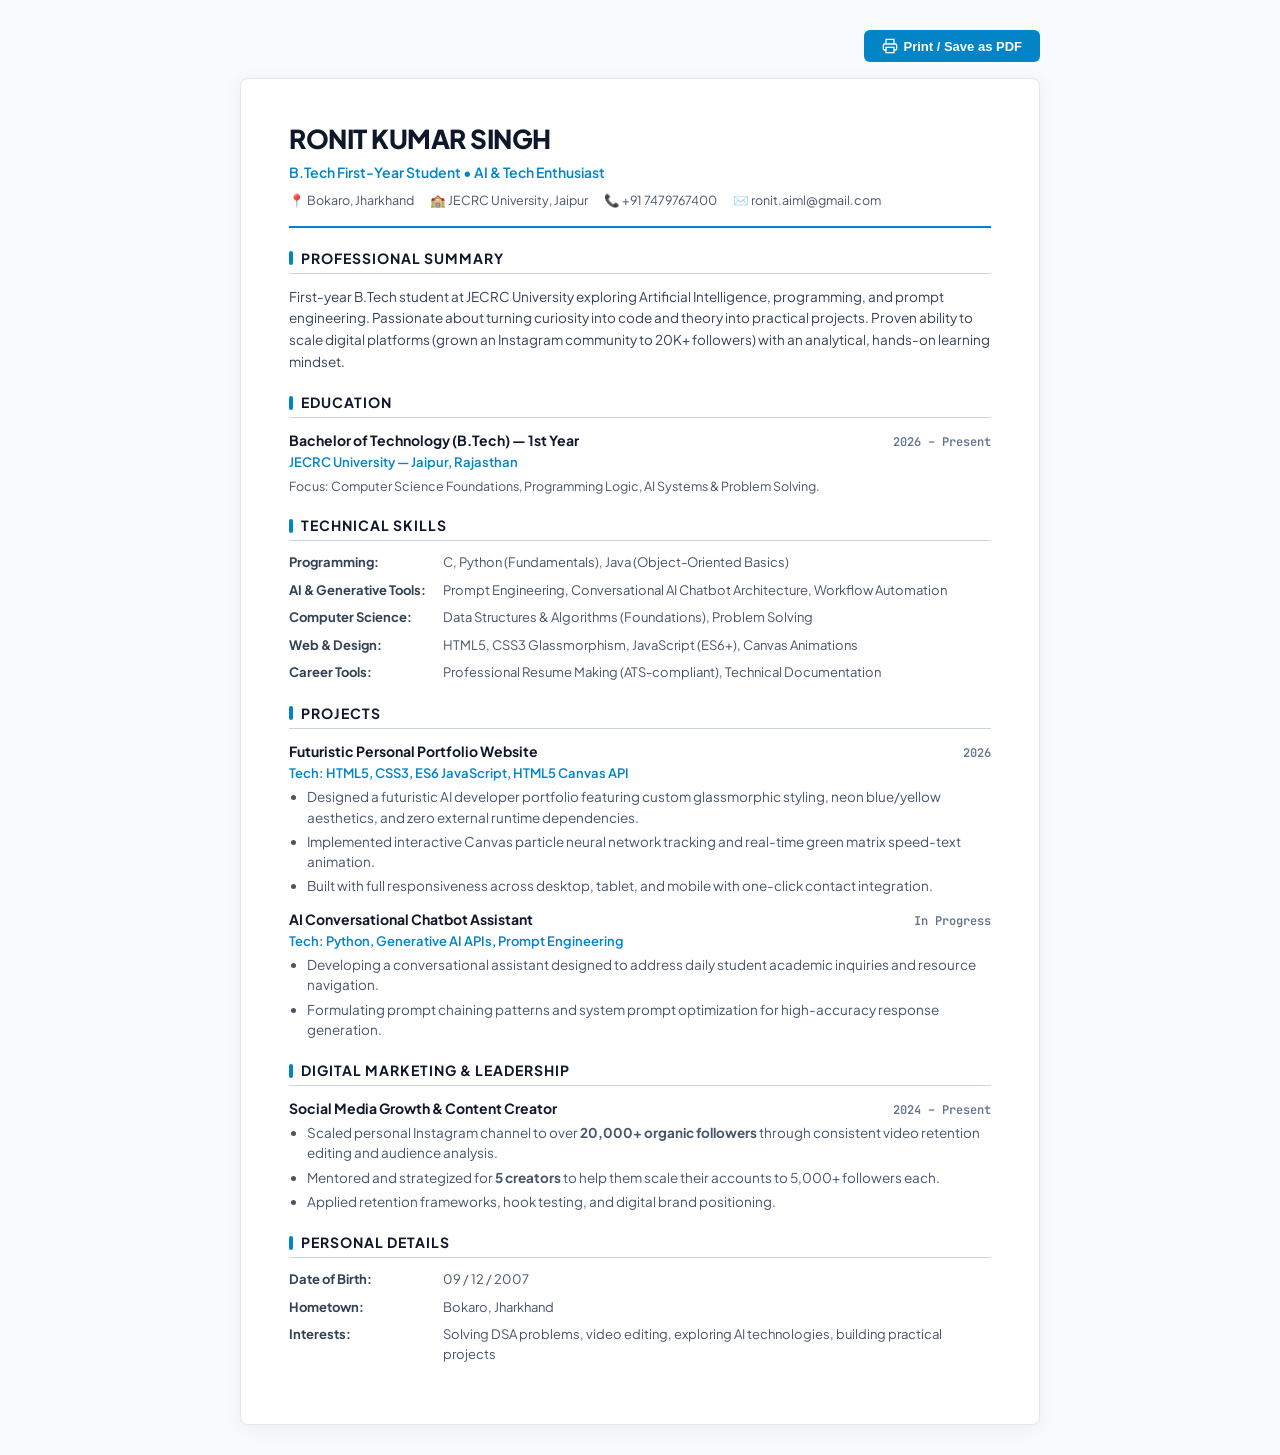
<file: ronit new portfolio/resume.html>
<!DOCTYPE html>
<html lang="en">
<head>
  <meta charset="UTF-8">
  <meta name="viewport" content="width=device-width, initial-scale=1.0">
  <title>Ronit Kumar Singh - Resume</title>
  <link rel="preconnect" href="https://fonts.googleapis.com">
  <link rel="preconnect" href="https://fonts.gstatic.com" crossorigin>
  <link href="https://fonts.googleapis.com/css2?family=Plus+Jakarta+Sans:wght@300;400;500;600;700;800&family=JetBrains+Mono:wght@400;500;600&display=swap" rel="stylesheet">
  <style>
    * {
      box-sizing: border-box;
      margin: 0;
      padding: 0;
    }
    body {
      font-family: 'Plus Jakarta Sans', -apple-system, sans-serif;
      color: #1e293b;
      background: #f8fafc;
      padding: 30px 20px;
      line-height: 1.5;
      font-size: 13.5px;
    }
    .resume-container {
      max-width: 800px;
      margin: 0 auto;
      background: #ffffff;
      padding: 40px 48px;
      border: 1px solid #e2e8f0;
      border-radius: 8px;
      box-shadow: 0 4px 20px rgba(0, 0, 0, 0.05);
    }
    .header {
      border-bottom: 2px solid #0284c7;
      padding-bottom: 16px;
      margin-bottom: 20px;
    }
    .header h1 {
      font-size: 26px;
      font-weight: 800;
      color: #0f172a;
      letter-spacing: -0.5px;
      margin-bottom: 4px;
    }
    .header .subtitle {
      font-size: 14px;
      font-weight: 600;
      color: #0284c7;
      margin-bottom: 8px;
    }
    .contact-info {
      display: flex;
      flex-wrap: wrap;
      gap: 16px;
      font-size: 12.5px;
      color: #475569;
    }
    .contact-info span {
      display: inline-flex;
      align-items: center;
      gap: 4px;
    }
    .section {
      margin-bottom: 20px;
    }
    .section-title {
      font-size: 14px;
      font-weight: 700;
      text-transform: uppercase;
      letter-spacing: 1px;
      color: #0f172a;
      border-bottom: 1px solid #cbd5e1;
      padding-bottom: 4px;
      margin-bottom: 12px;
      display: flex;
      align-items: center;
      gap: 8px;
    }
    .section-title::before {
      content: '';
      display: inline-block;
      width: 4px;
      height: 14px;
      background: #0284c7;
      border-radius: 2px;
    }
    .summary-text {
      color: #334155;
      line-height: 1.6;
    }
    .item-row {
      display: flex;
      justify-content: space-between;
      align-items: baseline;
      margin-bottom: 2px;
    }
    .item-title {
      font-weight: 700;
      color: #0f172a;
      font-size: 14px;
    }
    .item-date {
      font-size: 12px;
      color: #64748b;
      font-weight: 600;
      font-family: 'JetBrains Mono', monospace;
    }
    .item-sub {
      font-weight: 600;
      color: #0284c7;
      font-size: 13px;
      margin-bottom: 4px;
    }
    .item-desc {
      color: #475569;
      font-size: 12.5px;
      margin-bottom: 12px;
      line-height: 1.5;
    }
    .skills-grid {
      display: grid;
      grid-template-columns: 140px 1fr;
      gap: 8px 14px;
      font-size: 13px;
    }
    .skill-cat {
      font-weight: 700;
      color: #334155;
    }
    .skill-list {
      color: #475569;
    }
    .bullets {
      list-style-type: disc;
      padding-left: 18px;
      color: #475569;
      margin-top: 4px;
    }
    .bullets li {
      margin-bottom: 4px;
    }
    .print-bar {
      max-width: 800px;
      margin: 0 auto 16px;
      display: flex;
      justify-content: flex-end;
      gap: 12px;
    }
    .print-btn {
      background: #0284c7;
      color: #ffffff;
      border: none;
      padding: 8px 18px;
      border-radius: 6px;
      font-weight: 600;
      font-size: 13px;
      cursor: pointer;
      text-decoration: none;
      display: inline-flex;
      align-items: center;
      gap: 6px;
    }
    .print-btn:hover {
      background: #0369a1;
    }
    @media print {
      body {
        background: #ffffff;
        padding: 0;
      }
      .resume-container {
        border: none;
        box-shadow: none;
        padding: 0;
        max-width: 100%;
      }
      .print-bar {
        display: none;
      }
    }
  </style>
</head>
<body>
  <div class="print-bar">
    <button onclick="window.print()" class="print-btn">
      <svg width="16" height="16" viewBox="0 0 24 24" fill="none" stroke="currentColor" stroke-width="2"><polyline points="6 9 6 2 18 2 18 9"></polyline><path d="M6 18H4a2 2 0 0 1-2-2v-5a2 2 0 0 1 2-2h16a2 2 0 0 1 2 2v5a2 2 0 0 1-2 2h-2"></path><rect x="6" y="14" width="12" height="8"></rect></svg>
      Print / Save as PDF
    </button>
  </div>

  <main class="resume-container">
    <header class="header">
      <h1>RONIT KUMAR SINGH</h1>
      <div class="subtitle">B.Tech First-Year Student • AI &amp; Tech Enthusiast</div>
      <div class="contact-info">
        <span>📍 Bokaro, Jharkhand</span>
        <span>🏫 JECRC University, Jaipur</span>
        <span>📞 +91 7479767400</span>
        <span>✉️ ronit.aiml@gmail.com</span>
      </div>
    </header>

    <section class="section">
      <h2 class="section-title">Professional Summary</h2>
      <p class="summary-text">
        First-year B.Tech student at JECRC University exploring Artificial Intelligence, programming, and prompt engineering. Passionate about turning curiosity into code and theory into practical projects. Proven ability to scale digital platforms (grown an Instagram community to 20K+ followers) with an analytical, hands-on learning mindset.
      </p>
    </section>

    <section class="section">
      <h2 class="section-title">Education</h2>
      <div class="item-row">
        <span class="item-title">Bachelor of Technology (B.Tech) — 1st Year</span>
        <span class="item-date">2026 – Present</span>
      </div>
      <div class="item-sub">JECRC University — Jaipur, Rajasthan</div>
      <p class="item-desc">
        Focus: Computer Science Foundations, Programming Logic, AI Systems &amp; Problem Solving.
      </p>
    </section>

    <section class="section">
      <h2 class="section-title">Technical Skills</h2>
      <div class="skills-grid">
        <div class="skill-cat">Programming:</div>
        <div class="skill-list">C, Python (Fundamentals), Java (Object-Oriented Basics)</div>

        <div class="skill-cat">AI &amp; Generative Tools:</div>
        <div class="skill-list">Prompt Engineering, Conversational AI Chatbot Architecture, Workflow Automation</div>

        <div class="skill-cat">Computer Science:</div>
        <div class="skill-list">Data Structures &amp; Algorithms (Foundations), Problem Solving</div>

        <div class="skill-cat">Web &amp; Design:</div>
        <div class="skill-list">HTML5, CSS3 Glassmorphism, JavaScript (ES6+), Canvas Animations</div>

        <div class="skill-cat">Career Tools:</div>
        <div class="skill-list">Professional Resume Making (ATS-compliant), Technical Documentation</div>
      </div>
    </section>

    <section class="section">
      <h2 class="section-title">Projects</h2>
      
      <div class="item-row">
        <span class="item-title">Futuristic Personal Portfolio Website</span>
        <span class="item-date">2026</span>
      </div>
      <div class="item-sub">Tech: HTML5, CSS3, ES6 JavaScript, HTML5 Canvas API</div>
      <ul class="bullets">
        <li>Designed a futuristic AI developer portfolio featuring custom glassmorphic styling, neon blue/yellow aesthetics, and zero external runtime dependencies.</li>
        <li>Implemented interactive Canvas particle neural network tracking and real-time green matrix speed-text animation.</li>
        <li>Built with full responsiveness across desktop, tablet, and mobile with one-click contact integration.</li>
      </ul>

      <div style="margin-top: 12px;"></div>

      <div class="item-row">
        <span class="item-title">AI Conversational Chatbot Assistant</span>
        <span class="item-date">In Progress</span>
      </div>
      <div class="item-sub">Tech: Python, Generative AI APIs, Prompt Engineering</div>
      <ul class="bullets">
        <li>Developing a conversational assistant designed to address daily student academic inquiries and resource navigation.</li>
        <li>Formulating prompt chaining patterns and system prompt optimization for high-accuracy response generation.</li>
      </ul>
    </section>

    <section class="section">
      <h2 class="section-title">Digital Marketing &amp; Leadership</h2>
      <div class="item-row">
        <span class="item-title">Social Media Growth &amp; Content Creator</span>
        <span class="item-date">2024 – Present</span>
      </div>
      <ul class="bullets">
        <li>Scaled personal Instagram channel to over <strong>20,000+ organic followers</strong> through consistent video retention editing and audience analysis.</li>
        <li>Mentored and strategized for <strong>5 creators</strong> to help them scale their accounts to 5,000+ followers each.</li>
        <li>Applied retention frameworks, hook testing, and digital brand positioning.</li>
      </ul>
    </section>

    <section class="section">
      <h2 class="section-title">Personal Details</h2>
      <div class="skills-grid">
        <div class="skill-cat">Date of Birth:</div>
        <div class="skill-list">09 / 12 / 2007</div>

        <div class="skill-cat">Hometown:</div>
        <div class="skill-list">Bokaro, Jharkhand</div>

        <div class="skill-cat">Interests:</div>
        <div class="skill-list">Solving DSA problems, video editing, exploring AI technologies, building practical projects</div>
      </div>
    </section>
  </main>
</body>
</html>
</file>
<file: ronit new portfolio/style.css>
/* ==========================================================================
   RONIT KUMAR SINGH — FUTURISTIC PORTFOLIO STYLESHEET
   Aesthetic: AI + Tech Builder, Cyber Dark, Neon Blue (#00F0FF), Neon Yellow (#FFE600)
   ========================================================================== */

/* --- CSS Variables & Design System --- */
:root {
  /* Core Backgrounds */
  --bg-core: #04060c;
  --bg-deep: #070a14;
  --bg-card: rgba(9, 14, 28, 0.72);
  --bg-card-hover: rgba(14, 22, 44, 0.82);
  --bg-card-glass: rgba(12, 18, 36, 0.55);

  /* Primary Accent: Neon Blue */
  --neon-blue: #00f0ff;
  --neon-blue-light: #67f6ff;
  --neon-blue-glow: rgba(0, 240, 255, 0.45);
  --neon-blue-dim: rgba(0, 240, 255, 0.12);

  /* Secondary Accent: Neon Yellow */
  --neon-yellow: #ffe600;
  --neon-yellow-light: #fff26a;
  --neon-yellow-glow: rgba(255, 230, 0, 0.45);
  --neon-yellow-dim: rgba(255, 230, 0, 0.12);

  /* Matrix / Speed-Text Accent: Subtle Green */
  --neon-green: #00ff66;
  --neon-green-glow: rgba(0, 255, 102, 0.35);
  --neon-green-dim: rgba(0, 255, 102, 0.12);

  /* Text Colors */
  --text-main: #f1f5f9;
  --text-secondary: #94a3b8;
  --text-muted: #64748b;
  --text-dim: #475569;

  /* Borders & Dividers */
  --border-cyber: rgba(0, 240, 255, 0.2);
  --border-cyber-subtle: rgba(255, 255, 255, 0.08);
  --border-yellow: rgba(255, 230, 0, 0.28);
  --border-glow: 0 0 15px rgba(0, 240, 255, 0.25);

  /* Fonts */
  --font-display: 'Orbitron', -apple-system, sans-serif;
  --font-heading: 'Syne', -apple-system, sans-serif;
  --font-body: 'Plus Jakarta Sans', -apple-system, sans-serif;
  --font-mono: 'JetBrains Mono', monospace;

  /* Layout */
  --container-max: 1200px;
  --header-height: 78px;
  --radius-sm: 8px;
  --radius-md: 14px;
  --radius-lg: 20px;
  --radius-pill: 9999px;
  --transition-fast: 0.2s cubic-bezier(0.16, 1, 0.3, 1);
  --transition-smooth: 0.35s cubic-bezier(0.16, 1, 0.3, 1);
  --transition-bounce: 0.45s cubic-bezier(0.34, 1.56, 0.64, 1);
}

/* --- Global Reset & Base Styles --- */
*, *::before, *::after {
  box-sizing: border-box;
  margin: 0;
  padding: 0;
}

html {
  scroll-behavior: smooth;
  scroll-padding-top: calc(var(--header-height) + 20px);
  color-scheme: dark;
}

body.cyber-dark {
  background-color: var(--bg-core);
  color: var(--text-main);
  font-family: var(--font-body);
  font-size: 16px;
  line-height: 1.65;
  overflow-x: hidden;
  position: relative;
  -webkit-font-smoothing: antialiased;
  -moz-osx-font-smoothing: grayscale;
}

/* Custom Scrollbar */
::-webkit-scrollbar {
  width: 8px;
}
::-webkit-scrollbar-track {
  background: var(--bg-core);
}
::-webkit-scrollbar-thumb {
  background: rgba(0, 240, 255, 0.25);
  border-radius: 4px;
}
::-webkit-scrollbar-thumb:hover {
  background: var(--neon-blue);
  box-shadow: 0 0 10px var(--neon-blue-glow);
}

/* Selection Color */
::selection {
  background: rgba(0, 240, 255, 0.3);
  color: #ffffff;
}

/* Typography Utility */
.text-neon-blue {
  color: var(--neon-blue);
  text-shadow: 0 0 12px var(--neon-blue-glow);
}
.text-neon-yellow {
  color: var(--neon-yellow);
  text-shadow: 0 0 12px var(--neon-yellow-glow);
}
.text-neon-green {
  color: var(--neon-green);
  text-shadow: 0 0 10px var(--neon-green-glow);
}
.text-highlight {
  color: #ffffff;
  font-weight: 600;
}

/* --- BACKGROUND LAYERS --- */
/* Canvas for Futuristic Green Hacking Rain & Speed-Text Effect */
.speed-text-layer {
  position: fixed;
  top: 0;
  left: 0;
  width: 100vw;
  height: 100vh;
  z-index: -3;
  pointer-events: none;
  filter: drop-shadow(0 0 6px rgba(0, 255, 102, 0.5));
  opacity: 0.32;
  will-change: transform;
}

/* Subtle Cybernetic Grid Overlay */
.cyber-ambient-grid {
  position: fixed;
  top: 0;
  left: 0;
  width: 100vw;
  height: 100vh;
  z-index: -2;
  pointer-events: none;
  background-image: 
    linear-gradient(to right, rgba(0, 240, 255, 0.035) 1px, transparent 1px),
    linear-gradient(to bottom, rgba(0, 240, 255, 0.035) 1px, transparent 1px);
  background-size: 60px 60px;
  opacity: 0.65;
}

/* Ambient Radial Glow Orbs */
.cyber-glow-orb {
  position: fixed;
  border-radius: 50%;
  pointer-events: none;
  z-index: -2;
  filter: blur(110px);
  opacity: 0.18;
}
.orb-top-left {
  top: -10%;
  left: -5%;
  width: 550px;
  height: 550px;
  background: radial-gradient(circle, var(--neon-blue) 0%, transparent 70%);
}
.orb-mid-right {
  top: 40%;
  right: -10%;
  width: 600px;
  height: 600px;
  background: radial-gradient(circle, var(--neon-yellow) 0%, transparent 70%);
  opacity: 0.12;
}
.orb-bottom-left {
  bottom: -15%;
  left: 15%;
  width: 500px;
  height: 500px;
  background: radial-gradient(circle, var(--neon-blue) 0%, transparent 70%);
  opacity: 0.15;
}

/* --- COMMON CONTAINER & SECTION STYLING --- */
.section-container {
  width: 100%;
  max-width: var(--container-max);
  margin: 0 auto;
  padding: 0 24px;
  position: relative;
}

.section {
  padding: 100px 0;
  position: relative;
}

.section-header {
  text-align: center;
  margin-bottom: 56px;
}

.section-subtag {
  display: inline-block;
  font-family: var(--font-mono);
  font-size: 0.8rem;
  letter-spacing: 2px;
  text-transform: uppercase;
  color: var(--neon-blue);
  background: rgba(0, 240, 255, 0.08);
  border: 1px solid rgba(0, 240, 255, 0.25);
  padding: 4px 14px;
  border-radius: var(--radius-pill);
  margin-bottom: 12px;
}

.section-title {
  font-family: var(--font-display);
  font-size: clamp(2rem, 3.5vw, 2.75rem);
  font-weight: 700;
  letter-spacing: -0.5px;
  color: #ffffff;
  margin-bottom: 10px;
}

.section-desc {
  color: var(--text-secondary);
  font-size: 1.05rem;
  max-width: 620px;
  margin: 0 auto 16px;
}

.title-bar {
  width: 64px;
  height: 3px;
  background: linear-gradient(90deg, var(--neon-blue), var(--neon-yellow));
  margin: 12px auto 0;
  border-radius: 2px;
  box-shadow: 0 0 10px var(--neon-blue-glow);
}

/* --- GLASSMORPHISM BASE --- */
.cyber-glass {
  background: var(--bg-card);
  backdrop-filter: blur(16px);
  -webkit-backdrop-filter: blur(16px);
  border: 1px solid var(--border-cyber-subtle);
  border-radius: var(--radius-lg);
  box-shadow: 0 10px 30px rgba(0, 0, 0, 0.45);
  position: relative;
  overflow: hidden;
  transition: transform var(--transition-smooth), border-color var(--transition-smooth), box-shadow var(--transition-smooth);
}

.cyber-glass:hover {
  border-color: rgba(0, 240, 255, 0.35);
  box-shadow: 0 12px 35px rgba(0, 240, 255, 0.12), 0 0 1px rgba(0, 240, 255, 0.4);
}

/* --- FUTURISTIC BUTTON SYSTEM --- */
.cyber-btn {
  display: inline-flex;
  align-items: center;
  justify-content: center;
  gap: 10px;
  font-family: var(--font-display);
  font-size: 0.92rem;
  font-weight: 600;
  letter-spacing: 0.5px;
  padding: 13px 26px;
  border-radius: var(--radius-md);
  text-decoration: none;
  cursor: pointer;
  position: relative;
  overflow: hidden;
  transition: all var(--transition-smooth);
  border: none;
}

/* Primary Button: Glowing Neon Blue */
.primary-btn {
  background: linear-gradient(135deg, rgba(0, 240, 255, 0.18), rgba(0, 240, 255, 0.05));
  color: #ffffff;
  border: 1px solid var(--neon-blue);
  box-shadow: 0 0 20px rgba(0, 240, 255, 0.3), inset 0 0 12px rgba(0, 240, 255, 0.15);
}

.primary-btn:hover {
  background: var(--neon-blue);
  color: #03060c;
  box-shadow: 0 0 30px rgba(0, 240, 255, 0.7), 0 0 10px var(--neon-blue);
  transform: translateY(-2px);
}

.primary-btn:hover .btn-icon {
  stroke: #03060c;
  transform: translateX(3px);
}

/* Secondary Button: Cyber Yellow Accent */
.secondary-btn {
  background: rgba(255, 230, 0, 0.05);
  color: #ffffff;
  border: 1px solid rgba(255, 230, 0, 0.4);
  box-shadow: 0 0 15px rgba(255, 230, 0, 0.15);
}

.secondary-btn:hover {
  background: rgba(255, 230, 0, 0.15);
  border-color: var(--neon-yellow);
  color: var(--neon-yellow);
  box-shadow: 0 0 25px rgba(255, 230, 0, 0.4);
  transform: translateY(-2px);
}

/* Resume Hero Button: Glowing Neon Yellow & Cyber Accent */
.resume-btn {
  background: linear-gradient(135deg, rgba(255, 230, 0, 0.15), rgba(0, 240, 255, 0.06));
  color: #ffffff;
  border: 1px solid var(--neon-yellow);
  box-shadow: 0 0 20px rgba(255, 230, 0, 0.28), inset 0 0 12px rgba(255, 230, 0, 0.12);
}

.resume-btn:hover {
  background: var(--neon-yellow);
  color: #03060c;
  box-shadow: 0 0 32px rgba(255, 230, 0, 0.8), 0 0 12px var(--neon-yellow);
  transform: translateY(-2px);
}

.resume-btn:hover .btn-icon {
  stroke: #03060c;
  transform: translateY(2px);
}

/* Disabled Futuristic Button */
.disabled-btn {
  background: rgba(255, 255, 255, 0.04);
  color: var(--text-dim);
  border: 1px solid rgba(255, 255, 255, 0.08);
  cursor: not-allowed;
  opacity: 0.75;
}

.btn-sm {
  padding: 8px 16px;
  font-size: 0.82rem;
  border-radius: var(--radius-sm);
}

.large-cta {
  padding: 16px 36px;
  font-size: 1.05rem;
  font-weight: 700;
  border-radius: var(--radius-md);
}

.full-width {
  width: 100%;
}

.btn-icon {
  transition: transform var(--transition-smooth);
}

/* --- STICKY NAVIGATION BAR --- */
.site-header {
  position: sticky;
  top: 0;
  left: 0;
  width: 100%;
  height: var(--header-height);
  z-index: 1000;
  background: rgba(4, 6, 12, 0.65);
  backdrop-filter: blur(18px);
  -webkit-backdrop-filter: blur(18px);
  border-bottom: 1px solid rgba(0, 240, 255, 0.12);
  transition: all var(--transition-smooth);
}

.site-header.scrolled {
  background: rgba(4, 6, 12, 0.92);
  border-bottom: 1px solid rgba(0, 240, 255, 0.28);
  box-shadow: 0 10px 30px rgba(0, 0, 0, 0.6), 0 0 15px rgba(0, 240, 255, 0.15);
}

.header-container {
  max-width: var(--container-max);
  height: 100%;
  margin: 0 auto;
  padding: 0 24px;
  display: flex;
  align-items: center;
  justify-content: space-between;
}

/* Brand Logo */
.cyber-logo {
  display: flex;
  align-items: center;
  gap: 10px;
  text-decoration: none;
  color: #ffffff;
  font-family: var(--font-display);
}

.logo-symbol {
  font-size: 1.15rem;
  font-weight: 800;
  color: var(--neon-blue);
  text-shadow: 0 0 10px var(--neon-blue-glow);
}

.logo-text {
  font-size: 1.05rem;
  font-weight: 700;
  letter-spacing: 1.2px;
  background: linear-gradient(90deg, #ffffff, #e2e8f0);
  -webkit-background-clip: text;
  -webkit-text-fill-color: transparent;
}

.logo-badge {
  font-family: var(--font-mono);
  font-size: 0.68rem;
  color: var(--neon-yellow);
  background: rgba(255, 230, 0, 0.1);
  border: 1px solid rgba(255, 230, 0, 0.3);
  padding: 2px 7px;
  border-radius: var(--radius-pill);
}

/* Nav links */
.desktop-nav .nav-list {
  display: flex;
  align-items: center;
  list-style: none;
  gap: 26px;
}

.nav-link {
  font-family: var(--font-mono);
  font-size: 0.85rem;
  color: var(--text-secondary);
  text-decoration: none;
  position: relative;
  padding: 6px 0;
  transition: color var(--transition-fast);
}

.nav-num {
  color: var(--neon-blue);
  font-size: 0.75rem;
  margin-right: 3px;
}

.nav-link::after {
  content: '';
  position: absolute;
  bottom: 0;
  left: 0;
  width: 0%;
  height: 2px;
  background: linear-gradient(90deg, var(--neon-blue), var(--neon-yellow));
  box-shadow: 0 0 8px var(--neon-blue-glow);
  transition: width var(--transition-smooth);
}

.nav-link:hover,
.nav-link.active {
  color: #ffffff;
}

.nav-link:hover::after,
.nav-link.active::after {
  width: 100%;
}

.nav-cta-btn {
  display: inline-flex;
  align-items: center;
  gap: 6px;
  font-family: var(--font-mono);
  font-size: 0.8rem;
  font-weight: 600;
  color: var(--neon-blue);
  background: rgba(0, 240, 255, 0.08);
  border: 1px solid rgba(0, 240, 255, 0.3);
  padding: 8px 16px;
  border-radius: var(--radius-md);
  text-decoration: none;
  transition: all var(--transition-fast);
}

.nav-cta-btn:hover {
  background: var(--neon-blue);
  color: #03060c;
  box-shadow: 0 0 16px var(--neon-blue-glow);
}

.header-cta-wrapper {
  display: flex;
  align-items: center;
  gap: 14px;
}

/* Mobile Toggle Hamburger */
.mobile-toggle {
  display: none;
  background: transparent;
  border: 1px solid rgba(0, 240, 255, 0.3);
  width: 42px;
  height: 42px;
  border-radius: var(--radius-sm);
  cursor: pointer;
  flex-direction: column;
  justify-content: center;
  align-items: center;
  gap: 5px;
  transition: all var(--transition-fast);
}

.mobile-toggle .bar {
  width: 20px;
  height: 2px;
  background: var(--neon-blue);
  box-shadow: 0 0 6px var(--neon-blue-glow);
  transition: all var(--transition-fast);
}

.mobile-toggle.active .bar-1 {
  transform: translateY(7px) rotate(45deg);
}
.mobile-toggle.active .bar-2 {
  opacity: 0;
}
.mobile-toggle.active .bar-3 {
  transform: translateY(-7px) rotate(-45deg);
}

/* Mobile Drawer Menu */
.mobile-menu {
  display: none;
  position: fixed;
  top: var(--header-height);
  left: 0;
  width: 100%;
  background: rgba(5, 8, 16, 0.98);
  backdrop-filter: blur(24px);
  -webkit-backdrop-filter: blur(24px);
  border-bottom: 1px solid var(--border-cyber);
  padding: 24px;
  box-shadow: 0 20px 40px rgba(0, 0, 0, 0.7);
  transform: translateY(-120%);
  opacity: 0;
  pointer-events: none;
  transition: transform var(--transition-smooth), opacity var(--transition-smooth);
}

.mobile-menu.open {
  transform: translateY(0);
  opacity: 1;
  pointer-events: auto;
}

.mobile-nav-list {
  list-style: none;
  display: flex;
  flex-direction: column;
  gap: 14px;
  margin-bottom: 24px;
}

.mobile-link {
  display: block;
  font-family: var(--font-display);
  font-size: 1.15rem;
  color: var(--text-main);
  text-decoration: none;
  padding: 10px 14px;
  border-radius: var(--radius-sm);
  border-left: 2px solid transparent;
  transition: all var(--transition-fast);
}

.mobile-link span {
  font-family: var(--font-mono);
  color: var(--neon-blue);
  font-size: 0.85rem;
  margin-right: 10px;
}

.mobile-link:hover,
.mobile-link.active {
  background: rgba(0, 240, 255, 0.08);
  border-left-color: var(--neon-blue);
  color: #ffffff;
}

/* --- 1. HERO SECTION --- */
.hero-section {
  min-height: calc(100vh - var(--header-height));
  display: flex;
  align-items: center;
  padding: 60px 0 80px;
  position: relative;
}

.hero-grid {
  display: grid;
  grid-template-columns: 1.25fr 0.75fr;
  align-items: center;
  gap: 40px;
}

.hero-badge-pill {
  display: inline-flex;
  align-items: center;
  gap: 10px;
  background: rgba(0, 240, 255, 0.08);
  border: 1px solid rgba(0, 240, 255, 0.35);
  box-shadow: 0 0 15px rgba(0, 240, 255, 0.15);
  padding: 6px 16px;
  border-radius: var(--radius-pill);
  margin-bottom: 24px;
}

.pulse-dot {
  width: 8px;
  height: 8px;
  border-radius: 50%;
  background: var(--neon-blue);
  box-shadow: 0 0 10px var(--neon-blue);
  animation: pulseNeon 2s infinite;
}

.green-pulse {
  background: var(--neon-green);
  box-shadow: 0 0 10px var(--neon-green);
}

@keyframes pulseNeon {
  0% { transform: scale(0.9); opacity: 0.7; }
  50% { transform: scale(1.3); opacity: 1; }
  100% { transform: scale(0.9); opacity: 0.7; }
}

.hero-badge-pill .badge-text {
  font-family: var(--font-mono);
  font-size: 0.82rem;
  letter-spacing: 0.5px;
  color: #ffffff;
}

/* --- ASSEMBLED HERO HOOK & HACKER CODE BACKDROP --- */
.hero-assembled-hook {
  position: relative;
  margin-bottom: 26px;
}

/* Background Futuristic Green Hacking Watermark */
.hacker-code-backdrop {
  position: absolute;
  top: -10px;
  left: -12px;
  right: -12px;
  bottom: -10px;
  background: rgba(3, 8, 16, 0.72);
  border: 1px solid rgba(0, 255, 102, 0.25);
  border-radius: var(--radius-md);
  padding: 12px 18px;
  overflow: hidden;
  pointer-events: none;
  z-index: 0;
  box-shadow: inset 0 0 30px rgba(0, 255, 102, 0.06), 0 0 20px rgba(0, 255, 102, 0.1);
}

.hacker-code-backdrop::before {
  content: '';
  position: absolute;
  top: 0;
  left: 0;
  width: 100%;
  height: 100%;
  background: repeating-linear-gradient(
    0deg,
    rgba(0, 255, 102, 0.03),
    rgba(0, 255, 102, 0.03) 1px,
    transparent 1px,
    transparent 3px
  );
  pointer-events: none;
}

.hacker-terminal-bar {
  display: flex;
  align-items: center;
  gap: 10px;
  font-family: var(--font-mono);
  font-size: 0.65rem;
  letter-spacing: 1px;
  color: var(--neon-green);
  opacity: 0.75;
  margin-bottom: 6px;
  border-bottom: 1px dashed rgba(0, 255, 102, 0.2);
  padding-bottom: 4px;
}

.term-status-dot {
  width: 6px;
  height: 6px;
  border-radius: 50%;
  background: var(--neon-green);
  box-shadow: 0 0 8px var(--neon-green);
  animation: pulseNeon 1.5s infinite;
}

.term-port {
  margin-left: auto;
  color: var(--neon-yellow);
}

.hacker-terminal-stream {
  display: flex;
  flex-direction: column;
  gap: 3px;
  font-family: var(--font-mono);
  font-size: 0.72rem;
  color: rgba(0, 255, 102, 0.42);
  line-height: 1.4;
  overflow: hidden;
  user-select: none;
}

.hacker-terminal-stream code {
  white-space: nowrap;
  letter-spacing: 0.5px;
  text-shadow: 0 0 6px rgba(0, 255, 102, 0.35);
}

/* Assembled Title Typography */
.assembled-title {
  position: relative;
  z-index: 1;
  font-family: var(--font-display);
  font-size: clamp(1.35rem, 2.5vw, 2.35rem);
  font-weight: 800;
  letter-spacing: -0.4px;
  margin-bottom: 0;
  padding: 14px 18px;
  display: flex;
  flex-direction: column;
  gap: 10px;
  border-left: 3px solid var(--neon-blue);
}

.assembled-row {
  display: flex;
  align-items: center;
  gap: 12px;
  line-height: 1.22;
  white-space: nowrap; /* Enforces each highlighted text strictly on ONE line */
  max-width: 100%;
}

.row-indicator {
  font-family: var(--font-mono);
  font-size: clamp(0.72rem, 1.2vw, 0.95rem);
  font-weight: 700;
  letter-spacing: 1.5px;
  color: var(--text-muted);
  user-select: none;
  flex-shrink: 0;
  opacity: 0.8;
}

.blue-indicator {
  color: var(--neon-blue);
  text-shadow: 0 0 10px var(--neon-blue-glow);
  opacity: 1;
}

.yellow-indicator {
  color: var(--neon-yellow);
  text-shadow: 0 0 10px var(--neon-yellow-glow);
  opacity: 1;
}

.row-text {
  flex-grow: 1;
}

.hero-subtitle {
  font-family: var(--font-heading);
  font-size: clamp(1.05rem, 1.8vw, 1.25rem);
  color: #e2e8f0;
  line-height: 1.5;
  margin-bottom: 18px;
  font-weight: 600;
}

.hero-intro {
  color: var(--text-secondary);
  font-size: 1rem;
  line-height: 1.7;
  max-width: 580px;
  margin-bottom: 34px;
}

.hero-actions {
  display: flex;
  align-items: center;
  flex-wrap: wrap;
  gap: 18px;
  margin-bottom: 38px;
}

.hero-micro-tags {
  display: flex;
  align-items: center;
  flex-wrap: wrap;
  gap: 14px;
  padding-top: 10px;
  border-top: 1px solid rgba(255, 255, 255, 0.07);
}

.micro-tag {
  display: flex;
  align-items: center;
  gap: 8px;
  font-family: var(--font-mono);
  font-size: 0.78rem;
  color: var(--text-secondary);
}

.tag-status {
  width: 6px;
  height: 6px;
  border-radius: 50%;
  background: var(--neon-blue);
  box-shadow: 0 0 6px var(--neon-blue);
}
.yellow-status {
  background: var(--neon-yellow);
  box-shadow: 0 0 6px var(--neon-yellow);
}
.green-status {
  background: var(--neon-green);
  box-shadow: 0 0 6px var(--neon-green);
}

/* Hero Right: Interactive Neural HUD Visual */
.visual-hud-container {
  position: relative;
  width: 100%;
  max-width: 520px;
  height: 480px;
  margin: 0 auto;
  border-radius: var(--radius-lg);
  background: radial-gradient(circle at center, rgba(0, 240, 255, 0.04) 0%, rgba(5, 9, 20, 0.8) 75%);
  border: 1px solid rgba(0, 240, 255, 0.22);
  box-shadow: 0 20px 50px rgba(0, 0, 0, 0.7), inset 0 0 35px rgba(0, 240, 255, 0.05);
  display: flex;
  align-items: center;
  justify-content: center;
}

.neural-network-canvas {
  position: absolute;
  top: 0;
  left: 0;
  width: 100%;
  height: 100%;
  border-radius: var(--radius-lg);
}

/* Floating HUD Tags */
.hud-tag {
  position: absolute;
  display: flex;
  align-items: center;
  gap: 12px;
  background: rgba(7, 12, 26, 0.88);
  backdrop-filter: blur(12px);
  -webkit-backdrop-filter: blur(12px);
  padding: 10px 16px;
  border-radius: var(--radius-md);
  border: 1px solid var(--border-cyber-subtle);
  box-shadow: 0 10px 25px rgba(0, 0, 0, 0.6);
  z-index: 10;
  animation: hudFloat 6s ease-in-out infinite alternate;
}

.hud-tag-ai {
  top: 30px;
  right: -10px;
  border-color: rgba(0, 240, 255, 0.35);
  box-shadow: 0 8px 24px rgba(0, 240, 255, 0.15);
}

.hud-tag-code {
  bottom: 80px;
  left: -15px;
  border-color: rgba(255, 230, 0, 0.35);
  box-shadow: 0 8px 24px rgba(255, 230, 0, 0.15);
  animation-delay: -3s;
}

.hud-tag-growth {
  top: 45%;
  right: -20px;
  border-color: rgba(0, 255, 102, 0.3);
  box-shadow: 0 8px 24px rgba(0, 255, 102, 0.15);
  animation-delay: -1.5s;
}

@keyframes hudFloat {
  0% { transform: translateY(0px); }
  100% { transform: translateY(-10px); }
}

.hud-icon {
  width: 32px;
  height: 32px;
  border-radius: var(--radius-sm);
  background: rgba(0, 240, 255, 0.12);
  display: flex;
  align-items: center;
  justify-content: center;
  color: var(--neon-blue);
}

.hud-tag-code .hud-icon {
  background: rgba(255, 230, 0, 0.12);
  color: var(--neon-yellow);
}

.hud-tag-growth .hud-icon {
  background: rgba(0, 255, 102, 0.12);
  color: var(--neon-green);
}

.hud-info {
  display: flex;
  flex-direction: column;
}

.hud-label {
  font-family: var(--font-mono);
  font-size: 0.65rem;
  letter-spacing: 1px;
  color: var(--text-muted);
}

.hud-val {
  font-family: var(--font-heading);
  font-size: 0.88rem;
  font-weight: 700;
  color: #ffffff;
}

/* Terminal Pill HUD at Bottom */
.hud-terminal-pill {
  position: absolute;
  bottom: 16px;
  left: 50%;
  transform: translateX(-50%);
  width: 90%;
  display: flex;
  align-items: center;
  gap: 8px;
  background: rgba(3, 5, 12, 0.9);
  border: 1px solid rgba(0, 240, 255, 0.25);
  padding: 8px 14px;
  border-radius: var(--radius-pill);
  font-family: var(--font-mono);
  font-size: 0.72rem;
  color: var(--neon-blue-light);
  white-space: nowrap;
  overflow: hidden;
  text-overflow: ellipsis;
  box-shadow: 0 4px 15px rgba(0, 0, 0, 0.5);
  z-index: 10;
}

.terminal-prompt {
  color: var(--neon-yellow);
  font-weight: 700;
}

.terminal-cursor {
  animation: blinkCursor 1s step-end infinite;
  color: var(--neon-blue);
  font-weight: bold;
}

@keyframes blinkCursor {
  50% { opacity: 0; }
}

/* --- Hero Cyber Portrait Frame --- */
.cyber-portrait-frame {
  position: relative;
  z-index: 6;
  width: 230px;
  height: 290px;
  display: flex;
  flex-direction: column;
  align-items: center;
  justify-content: center;
  transition: transform var(--transition-smooth);
}

.cyber-portrait-frame:hover {
  transform: translateY(-4px) scale(1.02);
}

.portrait-glow-ring {
  position: absolute;
  inset: -10px;
  border-radius: 20px;
  border: 1px dashed rgba(0, 240, 255, 0.35);
  box-shadow: 0 0 30px rgba(0, 240, 255, 0.15);
  pointer-events: none;
  animation: portraitGlowPulse 4s ease-in-out infinite alternate;
}

@keyframes portraitGlowPulse {
  0% {
    border-color: rgba(0, 240, 255, 0.25);
    box-shadow: 0 0 20px rgba(0, 240, 255, 0.1);
  }
  100% {
    border-color: rgba(255, 230, 0, 0.45);
    box-shadow: 0 0 35px rgba(255, 230, 0, 0.2);
  }
}

.portrait-corner {
  position: absolute;
  width: 16px;
  height: 16px;
  border: 2px solid var(--neon-blue);
  pointer-events: none;
  z-index: 8;
  transition: all var(--transition-smooth);
}

.corner-tl {
  top: -4px;
  left: -4px;
  border-right: none;
  border-bottom: none;
}

.corner-tr {
  top: -4px;
  right: -4px;
  border-left: none;
  border-bottom: none;
  border-color: var(--neon-yellow);
}

.corner-bl {
  bottom: 12px;
  left: -4px;
  border-right: none;
  border-top: none;
  border-color: var(--neon-yellow);
}

.corner-br {
  bottom: 12px;
  right: -4px;
  border-left: none;
  border-top: none;
}

.cyber-portrait-frame:hover .portrait-corner {
  box-shadow: 0 0 10px currentColor;
}

.cyber-portrait-frame:hover .corner-tl { top: -8px; left: -8px; }
.cyber-portrait-frame:hover .corner-tr { top: -8px; right: -8px; }
.cyber-portrait-frame:hover .corner-bl { bottom: 8px; left: -8px; }
.cyber-portrait-frame:hover .corner-br { bottom: 8px; right: -8px; }

.portrait-img-wrapper {
  position: relative;
  width: 210px;
  height: 250px;
  border-radius: 14px;
  overflow: hidden;
  background: #03060f;
  border: 2px solid rgba(0, 240, 255, 0.45);
  box-shadow: 0 12px 35px rgba(0, 0, 0, 0.8), 0 0 25px rgba(0, 240, 255, 0.2);
}

.cyber-portrait-img {
  width: 100%;
  height: 100%;
  object-fit: cover;
  object-position: center top;
  display: block;
  filter: contrast(1.05) brightness(1.02);
  transition: transform 0.6s cubic-bezier(0.16, 1, 0.3, 1), filter 0.6s ease;
}

.cyber-portrait-frame:hover .cyber-portrait-img {
  transform: scale(1.06);
  filter: contrast(1.08) brightness(1.06);
}

.portrait-scanline {
  position: absolute;
  top: 0;
  left: 0;
  width: 100%;
  height: 45px;
  background: linear-gradient(180deg, transparent, rgba(0, 240, 255, 0.25), transparent);
  pointer-events: none;
  opacity: 0.65;
  animation: portraitScan 3.6s linear infinite;
}

@keyframes portraitScan {
  0% { transform: translateY(-50px); }
  100% { transform: translateY(260px); }
}

.portrait-status-pill {
  position: absolute;
  bottom: -4px;
  display: flex;
  align-items: center;
  gap: 8px;
  background: rgba(3, 7, 18, 0.94);
  border: 1px solid rgba(0, 240, 255, 0.4);
  border-radius: var(--radius-pill);
  padding: 5px 14px;
  font-family: var(--font-mono);
  font-size: 0.68rem;
  font-weight: 700;
  letter-spacing: 0.5px;
  color: #ffffff;
  box-shadow: 0 6px 18px rgba(0, 0, 0, 0.7), 0 0 12px rgba(0, 240, 255, 0.2);
  white-space: nowrap;
  z-index: 9;
}

/* --- 2. ABOUT ME SECTION --- */
.about-grid {
  display: grid;
  grid-template-columns: 1.15fr 0.85fr;
  gap: 32px;
  align-items: stretch;
}

.about-story-card {
  padding: 40px;
  display: flex;
  flex-direction: column;
  justify-content: space-between;
}

/* Author Header with Profile Photo in About Card */
.about-author-header {
  display: flex;
  align-items: center;
  gap: 20px;
  margin-bottom: 28px;
  padding-bottom: 22px;
  border-bottom: 1px solid rgba(255, 255, 255, 0.08);
}

.author-avatar-wrap {
  position: relative;
  width: 76px;
  height: 76px;
  border-radius: 50%;
  padding: 3px;
  background: linear-gradient(135deg, var(--neon-blue), var(--neon-yellow));
  box-shadow: 0 0 20px rgba(0, 240, 255, 0.35);
  flex-shrink: 0;
  transition: transform var(--transition-smooth), box-shadow var(--transition-smooth);
}

.author-avatar-wrap:hover {
  transform: scale(1.05) rotate(2deg);
  box-shadow: 0 0 28px rgba(0, 240, 255, 0.5);
}

.author-avatar-img {
  width: 100%;
  height: 100%;
  border-radius: 50%;
  object-fit: cover;
  object-position: center top;
  display: block;
  background: #03060f;
}

.avatar-verified-dot {
  position: absolute;
  bottom: 1px;
  right: 1px;
  width: 22px;
  height: 22px;
  background: var(--neon-blue);
  border: 2px solid #03060f;
  border-radius: 50%;
  box-shadow: 0 0 10px var(--neon-blue);
  display: flex;
  align-items: center;
  justify-content: center;
}

.avatar-verified-dot::after {
  content: '✓';
  color: #03060f;
  font-size: 11px;
  font-weight: 900;
  line-height: 1;
}

.author-meta-wrap {
  display: flex;
  flex-direction: column;
  gap: 3px;
}

.author-name {
  font-family: var(--font-display);
  font-size: 1.45rem;
  font-weight: 800;
  color: #ffffff;
  letter-spacing: 0.5px;
}

.author-role {
  font-family: var(--font-mono);
  font-size: 0.84rem;
  font-weight: 600;
  color: var(--neon-blue);
}

.author-tag {
  font-family: var(--font-mono);
  font-size: 0.76rem;
  color: var(--text-muted);
}

.bio-intro-box {
  margin-bottom: 30px;
}

.story-paragraph {
  color: var(--text-secondary);
  font-size: 1.05rem;
  line-height: 1.75;
  margin-bottom: 16px;
}

.highlight-lead {
  font-size: 1.18rem;
  color: #ffffff;
  font-weight: 500;
  line-height: 1.65;
}

.details-specs-grid {
  display: grid;
  grid-template-columns: repeat(2, 1fr);
  gap: 16px;
  margin-bottom: 32px;
  padding: 20px;
  background: rgba(3, 6, 14, 0.5);
  border: 1px solid rgba(255, 255, 255, 0.06);
  border-radius: var(--radius-md);
}

.spec-item {
  display: flex;
  flex-direction: column;
  gap: 4px;
}

.spec-label {
  font-family: var(--font-mono);
  font-size: 0.72rem;
  text-transform: uppercase;
  letter-spacing: 1px;
  color: var(--text-muted);
}

.spec-value {
  font-family: var(--font-body);
  font-size: 0.95rem;
  font-weight: 600;
  color: #ffffff;
}

.futuristic-quote-box {
  position: relative;
  background: linear-gradient(135deg, rgba(0, 240, 255, 0.08), rgba(255, 230, 0, 0.05));
  border-left: 3px solid var(--neon-blue);
  padding: 18px 24px 18px 48px;
  border-radius: 0 var(--radius-md) var(--radius-md) 0;
}

.quote-symbol {
  position: absolute;
  top: 4px;
  left: 14px;
  font-family: var(--font-display);
  font-size: 2.2rem;
  line-height: 1;
  color: var(--neon-blue);
  opacity: 0.6;
}

.quote-text {
  font-family: var(--font-heading);
  font-size: 1.08rem;
  font-weight: 600;
  color: #ffffff;
  font-style: italic;
}

/* Right Side Column: Journey & Hobbies */
.about-side-column {
  display: flex;
  flex-direction: column;
  gap: 28px;
}

.journey-card {
  padding: 30px;
}

.card-header-row {
  display: flex;
  align-items: center;
  justify-content: space-between;
  margin-bottom: 22px;
}

.journey-badge {
  font-family: var(--font-mono);
  font-size: 0.68rem;
  letter-spacing: 1px;
  color: var(--neon-yellow);
  background: rgba(255, 230, 0, 0.08);
  border: 1px solid rgba(255, 230, 0, 0.25);
  padding: 3px 10px;
  border-radius: var(--radius-pill);
}

.card-mini-title {
  font-family: var(--font-display);
  font-size: 1.15rem;
  font-weight: 700;
  color: #ffffff;
}

/* Journey Node Chain */
.journey-node-chain {
  display: flex;
  flex-direction: column;
  gap: 8px;
}

.journey-node {
  display: flex;
  align-items: center;
  gap: 16px;
  padding: 8px 12px;
  border-radius: var(--radius-sm);
  background: rgba(255, 255, 255, 0.02);
  border: 1px solid transparent;
  transition: all var(--transition-fast);
}

.journey-node:hover {
  background: rgba(0, 240, 255, 0.05);
  border-color: rgba(0, 240, 255, 0.2);
  transform: translateX(4px);
}

.node-circle {
  width: 32px;
  height: 32px;
  border-radius: 50%;
  background: rgba(0, 240, 255, 0.1);
  border: 1px solid var(--neon-blue);
  color: var(--neon-blue);
  font-family: var(--font-mono);
  font-size: 0.75rem;
  font-weight: 700;
  display: flex;
  align-items: center;
  justify-content: center;
  flex-shrink: 0;
  box-shadow: 0 0 10px rgba(0, 240, 255, 0.2);
}

.node-content {
  display: flex;
  flex-direction: column;
}

.node-title {
  font-family: var(--font-heading);
  font-size: 0.95rem;
  font-weight: 700;
  color: #ffffff;
}

.node-desc {
  font-size: 0.78rem;
  color: var(--text-muted);
}

.node-connector {
  width: 2px;
  height: 10px;
  background: linear-gradient(to bottom, var(--neon-blue), var(--neon-yellow));
  margin-left: 27px;
  opacity: 0.5;
}

.highlight-grow .node-circle {
  border-color: var(--neon-yellow);
  color: var(--neon-yellow);
  background: rgba(255, 230, 0, 0.12);
  box-shadow: 0 0 12px var(--neon-yellow-glow);
}

/* Hobbies Card */
.hobbies-card {
  padding: 28px 30px;
}

.hobbies-card .card-mini-title {
  margin-bottom: 18px;
}

.hobbies-tags-wrap {
  display: flex;
  flex-wrap: wrap;
  gap: 10px;
}

.hobby-tag {
  display: inline-flex;
  align-items: center;
  gap: 8px;
  padding: 8px 14px;
  border-radius: var(--radius-pill);
  background: rgba(255, 255, 255, 0.035);
  border: 1px solid rgba(255, 255, 255, 0.08);
  font-size: 0.85rem;
  color: #e2e8f0;
  transition: all var(--transition-fast);
}

.hobby-tag svg {
  color: var(--neon-blue);
}

.hobby-tag:hover {
  background: rgba(0, 240, 255, 0.08);
  border-color: var(--neon-blue);
  color: #ffffff;
  box-shadow: 0 0 12px rgba(0, 240, 255, 0.2);
  transform: translateY(-2px);
}

/* --- 3. SKILLS SECTION --- */
.skills-grid {
  display: grid;
  grid-template-columns: repeat(3, 1fr);
  gap: 28px;
}

.skill-card {
  padding: 30px;
  display: flex;
  flex-direction: column;
  justify-content: space-between;
  border: 1px solid rgba(255, 255, 255, 0.08);
  position: relative;
  transition: all var(--transition-smooth);
}

.skill-card:hover {
  transform: translateY(-6px);
  border-color: var(--neon-blue);
  box-shadow: 0 16px 36px rgba(0, 240, 255, 0.16);
}

.skill-card-top {
  display: flex;
  align-items: center;
  justify-content: space-between;
  margin-bottom: 20px;
}

.skill-icon-box {
  width: 52px;
  height: 52px;
  border-radius: var(--radius-md);
  display: flex;
  align-items: center;
  justify-content: center;
  transition: transform var(--transition-smooth);
}

.skill-card:hover .skill-icon-box {
  transform: scale(1.08) rotate(3deg);
}

.blue-icon {
  background: rgba(0, 240, 255, 0.1);
  border: 1px solid rgba(0, 240, 255, 0.3);
  color: var(--neon-blue);
  box-shadow: 0 0 15px rgba(0, 240, 255, 0.2);
}

.yellow-icon {
  background: rgba(255, 230, 0, 0.1);
  border: 1px solid rgba(255, 230, 0, 0.3);
  color: var(--neon-yellow);
  box-shadow: 0 0 15px rgba(255, 230, 0, 0.2);
}

.skill-level-badge {
  font-family: var(--font-mono);
  font-size: 0.72rem;
  letter-spacing: 0.5px;
  padding: 4px 10px;
  border-radius: var(--radius-pill);
}

.blue-badge {
  background: rgba(0, 240, 255, 0.08);
  color: var(--neon-blue);
  border: 1px solid rgba(0, 240, 255, 0.25);
}

.yellow-badge {
  background: rgba(255, 230, 0, 0.08);
  color: var(--neon-yellow);
  border: 1px solid rgba(255, 230, 0, 0.25);
}

.skill-title {
  font-family: var(--font-heading);
  font-size: 1.25rem;
  font-weight: 700;
  color: #ffffff;
  margin-bottom: 12px;
}

.skill-description {
  color: var(--text-secondary);
  font-size: 0.92rem;
  line-height: 1.6;
  margin-bottom: 22px;
  flex-grow: 1;
}

.skill-tags {
  display: flex;
  flex-wrap: wrap;
  gap: 7px;
  margin-bottom: 20px;
}

.micro-pill {
  font-family: var(--font-mono);
  font-size: 0.7rem;
  background: rgba(255, 255, 255, 0.035);
  border: 1px solid rgba(255, 255, 255, 0.07);
  padding: 3px 8px;
  border-radius: 4px;
  color: var(--text-muted);
}

/* Subtle Progress/Level Indicator (Clean design without fake percentages) */
.skill-status-indicator {
  width: 100%;
  height: 4px;
  background: rgba(255, 255, 255, 0.06);
  border-radius: 2px;
  overflow: hidden;
  position: relative;
}

.indicator-bar {
  display: block;
  height: 100%;
  border-radius: 2px;
  transition: width 1.2s ease;
}

.filled-blue {
  background: linear-gradient(90deg, transparent, var(--neon-blue));
  box-shadow: 0 0 10px var(--neon-blue);
}

.filled-yellow {
  background: linear-gradient(90deg, transparent, var(--neon-yellow));
  box-shadow: 0 0 10px var(--neon-yellow);
}

/* --- 4. EXTRA SKILLS / BEYOND CODING --- */
.growth-banner-card {
  padding: 44px;
  border: 1px solid rgba(255, 230, 0, 0.2);
  box-shadow: 0 15px 40px rgba(0, 0, 0, 0.6), 0 0 20px rgba(255, 230, 0, 0.08);
}

.growth-grid {
  display: grid;
  grid-template-columns: 0.9fr 1.1fr;
  gap: 44px;
  align-items: center;
}

.growth-metrics-hud {
  display: flex;
  flex-direction: column;
  gap: 18px;
}

.hud-stat-box {
  padding: 24px;
  border-radius: var(--radius-md);
  background: rgba(3, 6, 15, 0.65);
  border: 1px solid rgba(255, 255, 255, 0.08);
  text-align: center;
  transition: transform var(--transition-fast), border-color var(--transition-fast);
}

.hud-stat-box:hover {
  border-color: var(--neon-yellow);
  transform: translateY(-2px);
}

.primary-stat {
  border-color: rgba(255, 230, 0, 0.35);
  background: linear-gradient(135deg, rgba(255, 230, 0, 0.08), rgba(0, 240, 255, 0.04));
  box-shadow: 0 10px 25px rgba(255, 230, 0, 0.12);
}

.stat-number {
  font-family: var(--font-display);
  font-size: clamp(2.4rem, 4vw, 3.2rem);
  font-weight: 800;
  line-height: 1;
  margin-bottom: 8px;
}

.stat-label {
  font-family: var(--font-heading);
  font-size: 1.05rem;
  font-weight: 700;
  color: #ffffff;
  margin-bottom: 4px;
}

.stat-sub {
  font-family: var(--font-mono);
  font-size: 0.75rem;
  color: var(--text-muted);
}

.stats-dual-row {
  display: grid;
  grid-template-columns: repeat(2, 1fr);
  gap: 16px;
}

.stats-dual-row .stat-number {
  font-size: 2rem;
}

.stats-summary-ribbon {
  display: flex;
  align-items: center;
  justify-content: center;
  flex-wrap: wrap;
  gap: 12px;
  padding: 12px 18px;
  background: rgba(255, 255, 255, 0.03);
  border: 1px solid rgba(255, 255, 255, 0.08);
  border-radius: var(--radius-pill);
  font-family: var(--font-mono);
  font-size: 0.8rem;
  color: #ffffff;
}

.ribbon-sep {
  color: var(--neon-yellow);
}

/* Growth Narrative */
.growth-narrative {
  display: flex;
  flex-direction: column;
}

.narrative-badge {
  display: inline-flex;
  align-items: center;
  gap: 8px;
  font-family: var(--font-mono);
  font-size: 0.8rem;
  font-weight: 600;
  color: var(--neon-yellow);
  background: rgba(255, 230, 0, 0.1);
  border: 1px solid rgba(255, 230, 0, 0.3);
  padding: 5px 14px;
  border-radius: var(--radius-pill);
  width: fit-content;
  margin-bottom: 20px;
}

.growth-lead-text {
  font-family: var(--font-heading);
  font-size: 1.35rem;
  font-weight: 700;
  color: #ffffff;
  line-height: 1.45;
  margin-bottom: 14px;
}

.growth-body-text {
  color: var(--text-secondary);
  font-size: 1rem;
  line-height: 1.7;
  margin-bottom: 26px;
}

.marketing-tags-grid {
  display: grid;
  grid-template-columns: repeat(2, 1fr);
  gap: 14px;
}

.mkt-tag {
  display: flex;
  align-items: flex-start;
  gap: 10px;
  padding: 12px 14px;
  border-radius: var(--radius-md);
  background: rgba(255, 255, 255, 0.025);
  border: 1px solid rgba(255, 255, 255, 0.06);
  transition: all var(--transition-fast);
}

.mkt-tag:hover {
  background: rgba(255, 230, 0, 0.05);
  border-color: rgba(255, 230, 0, 0.25);
}

.mkt-bullet {
  font-size: 1.05rem;
  line-height: 1;
}

.mkt-tag strong {
  display: block;
  font-size: 0.9rem;
  color: #ffffff;
  margin-bottom: 2px;
}

.mkt-tag p {
  font-size: 0.75rem;
  color: var(--text-muted);
  line-height: 1.3;
}

/* --- 5. PROJECTS SECTION --- */
.projects-grid {
  display: grid;
  grid-template-columns: repeat(3, 1fr);
  gap: 28px;
}

.project-card {
  padding: 30px;
  display: flex;
  flex-direction: column;
  justify-content: space-between;
  border: 1px solid rgba(255, 255, 255, 0.08);
  position: relative;
  transition: all var(--transition-smooth);
}

.project-card:hover {
  transform: translateY(-8px);
  border-color: var(--neon-blue);
  box-shadow: 0 20px 40px rgba(0, 240, 255, 0.16);
}

.project-status-bar {
  display: inline-flex;
  align-items: center;
  gap: 8px;
  font-family: var(--font-mono);
  font-size: 0.72rem;
  letter-spacing: 0.5px;
  padding: 4px 10px;
  border-radius: var(--radius-pill);
  width: fit-content;
  margin-bottom: 18px;
}

.status-active {
  background: rgba(0, 255, 102, 0.1);
  color: var(--neon-green);
  border: 1px solid rgba(0, 255, 102, 0.3);
}

.status-pending {
  background: rgba(255, 230, 0, 0.1);
  color: var(--neon-yellow);
  border: 1px solid rgba(255, 230, 0, 0.3);
}

.status-indicator-dot {
  width: 7px;
  height: 7px;
  border-radius: 50%;
  background: var(--neon-green);
  box-shadow: 0 0 8px var(--neon-green);
}

.yellow-dot {
  background: var(--neon-yellow);
  box-shadow: 0 0 8px var(--neon-yellow);
}

.project-category {
  font-family: var(--font-mono);
  font-size: 0.72rem;
  letter-spacing: 1px;
  color: var(--neon-blue);
  margin-bottom: 8px;
}

.project-title {
  font-family: var(--font-heading);
  font-size: 1.3rem;
  font-weight: 700;
  color: #ffffff;
  margin-bottom: 12px;
}

.project-description {
  color: var(--text-secondary);
  font-size: 0.92rem;
  line-height: 1.6;
  margin-bottom: 22px;
}

.project-tech-stack {
  display: flex;
  flex-wrap: wrap;
  gap: 8px;
  margin-bottom: 24px;
}

.tech-pill {
  font-family: var(--font-mono);
  font-size: 0.72rem;
  background: rgba(255, 255, 255, 0.04);
  border: 1px solid rgba(255, 255, 255, 0.09);
  padding: 4px 10px;
  border-radius: var(--radius-pill);
  color: #e2e8f0;
}

.project-footer {
  display: flex;
  align-items: center;
  gap: 12px;
  padding-top: 18px;
  border-top: 1px solid rgba(255, 255, 255, 0.06);
}

.project-note {
  font-family: var(--font-mono);
  font-size: 0.75rem;
  color: var(--text-muted);
}

/* --- 6. UPCOMING SKILLS / ROADMAP --- */
.roadmap-stream-card {
  padding: 34px 40px;
  margin-bottom: 40px;
  border: 1px solid rgba(0, 240, 255, 0.2);
}

.stream-title-row {
  display: flex;
  align-items: center;
  justify-content: space-between;
  margin-bottom: 28px;
  flex-wrap: wrap;
  gap: 12px;
}

.roadmap-badge {
  font-family: var(--font-mono);
  font-size: 0.72rem;
  letter-spacing: 1px;
  color: var(--neon-blue);
  background: rgba(0, 240, 255, 0.08);
  border: 1px solid rgba(0, 240, 255, 0.25);
  padding: 4px 12px;
  border-radius: var(--radius-pill);
}

.roadmap-hint {
  font-family: var(--font-mono);
  font-size: 0.75rem;
  color: var(--text-muted);
}

.roadmap-track {
  display: flex;
  align-items: center;
  justify-content: space-between;
  gap: 14px;
  padding: 10px 0;
  margin-bottom: 24px;
  overflow-x: auto;
}

.track-step {
  display: flex;
  flex-direction: column;
  align-items: center;
  text-align: center;
  min-width: 110px;
  padding: 12px;
  border-radius: var(--radius-md);
  background: rgba(255, 255, 255, 0.02);
  border: 1px solid rgba(255, 255, 255, 0.06);
  transition: all var(--transition-fast);
}

.track-step:hover {
  border-color: var(--neon-blue);
  transform: translateY(-4px);
}

.step-marker {
  width: 34px;
  height: 34px;
  border-radius: 50%;
  background: rgba(0, 240, 255, 0.1);
  border: 1px solid var(--neon-blue);
  color: var(--neon-blue);
  font-family: var(--font-mono);
  font-weight: 700;
  font-size: 0.8rem;
  display: flex;
  align-items: center;
  justify-content: center;
  margin-bottom: 8px;
}

.step-label {
  font-family: var(--font-display);
  font-size: 0.95rem;
  font-weight: 700;
  color: #ffffff;
  margin-bottom: 4px;
}

.step-desc {
  font-size: 0.72rem;
  color: var(--text-muted);
}

.track-arrow {
  color: var(--neon-blue);
  font-size: 1.2rem;
  font-weight: 700;
  opacity: 0.7;
}

.highlight-step {
  border-color: rgba(255, 230, 0, 0.35);
  background: rgba(255, 230, 0, 0.05);
}

.highlight-step .step-marker {
  border-color: var(--neon-yellow);
  color: var(--neon-yellow);
  background: rgba(255, 230, 0, 0.12);
  box-shadow: 0 0 10px var(--neon-yellow-glow);
}

.roadmap-quote-text {
  text-align: center;
  font-family: var(--font-heading);
  font-size: 1.05rem;
  font-style: italic;
  color: var(--text-secondary);
  padding-top: 14px;
  border-top: 1px solid rgba(255, 255, 255, 0.06);
}

.learning-columns-grid {
  display: grid;
  grid-template-columns: repeat(2, 1fr);
  gap: 32px;
}

.learning-box {
  padding: 34px;
  border: 1px solid rgba(255, 255, 255, 0.08);
}

.box-header {
  display: flex;
  align-items: center;
  gap: 16px;
  margin-bottom: 26px;
}

.box-icon-wrap {
  width: 46px;
  height: 46px;
  border-radius: var(--radius-md);
  display: flex;
  align-items: center;
  justify-content: center;
}

.blue-box {
  background: rgba(0, 240, 255, 0.1);
  border: 1px solid rgba(0, 240, 255, 0.3);
  color: var(--neon-blue);
}

.yellow-box {
  background: rgba(255, 230, 0, 0.1);
  border: 1px solid rgba(255, 230, 0, 0.3);
  color: var(--neon-yellow);
}

.box-pre {
  font-family: var(--font-mono);
  font-size: 0.68rem;
  letter-spacing: 1px;
  color: var(--text-muted);
}

.box-title {
  font-family: var(--font-display);
  font-size: 1.25rem;
  font-weight: 700;
}

.learning-items-list {
  list-style: none;
  display: flex;
  flex-direction: column;
  gap: 14px;
}

.learn-item {
  display: flex;
  align-items: flex-start;
  gap: 14px;
  padding: 12px 14px;
  border-radius: var(--radius-sm);
  background: rgba(255, 255, 255, 0.02);
  border: 1px solid rgba(255, 255, 255, 0.05);
  transition: all var(--transition-fast);
}

.learn-item:hover {
  background: rgba(255, 255, 255, 0.04);
  transform: translateX(4px);
}

.item-dot {
  width: 7px;
  height: 7px;
  border-radius: 50%;
  background: var(--neon-blue);
  box-shadow: 0 0 8px var(--neon-blue);
  margin-top: 6px;
  flex-shrink: 0;
}

.item-content {
  display: flex;
  flex-direction: column;
  gap: 2px;
}

.item-name {
  font-family: var(--font-heading);
  font-size: 0.95rem;
  color: #ffffff;
}

.item-desc {
  font-size: 0.8rem;
  color: var(--text-muted);
}

/* --- 7. RESUME SECTION --- */
.resume-section {
  position: relative;
}

.resume-wrapper {
  padding: 40px;
  border: 1px solid rgba(0, 240, 255, 0.22);
  box-shadow: 0 20px 50px rgba(0, 0, 0, 0.6), 0 0 30px rgba(0, 240, 255, 0.08);
}

.resume-layout {
  display: grid;
  grid-template-columns: 1.25fr 0.75fr;
  gap: 36px;
  align-items: start;
}

/* Document Sheet Preview */
.resume-sheet-preview {
  background: rgba(4, 8, 18, 0.85);
  border: 1px solid rgba(255, 255, 255, 0.1);
  border-radius: var(--radius-md);
  padding: 32px;
  box-shadow: inset 0 0 35px rgba(0, 0, 0, 0.5);
  position: relative;
  transition: border-color var(--transition-fast);
}

.resume-sheet-preview:hover {
  border-color: rgba(0, 240, 255, 0.35);
}

.resume-sheet-header {
  display: flex;
  justify-content: space-between;
  align-items: flex-start;
  padding-bottom: 20px;
  border-bottom: 1px solid rgba(255, 255, 255, 0.1);
  margin-bottom: 24px;
  gap: 16px;
  flex-wrap: wrap;
}

.sheet-name {
  font-family: var(--font-display);
  font-size: 1.4rem;
  font-weight: 800;
  color: #ffffff;
  letter-spacing: 0.5px;
}

.sheet-tagline {
  font-family: var(--font-mono);
  font-size: 0.82rem;
  margin-top: 4px;
}

.sheet-contact-line {
  font-family: var(--font-mono);
  font-size: 0.75rem;
  color: var(--text-muted);
  margin-top: 6px;
}

.sheet-badge-col {
  display: flex;
  flex-direction: column;
  align-items: flex-end;
  gap: 6px;
}

.resume-pill {
  font-family: var(--font-mono);
  font-size: 0.7rem;
  font-weight: 700;
  color: var(--neon-green);
  background: rgba(0, 255, 102, 0.1);
  border: 1px solid rgba(0, 255, 102, 0.3);
  padding: 4px 10px;
  border-radius: var(--radius-pill);
}

.resume-year {
  font-family: var(--font-mono);
  font-size: 0.68rem;
  color: var(--neon-yellow);
}

.resume-sheet-body {
  display: flex;
  flex-direction: column;
  gap: 22px;
}

.sheet-block {
  display: flex;
  flex-direction: column;
  gap: 10px;
}

.sheet-section-title {
  font-family: var(--font-heading);
  font-size: 0.88rem;
  font-weight: 700;
  color: #ffffff;
  letter-spacing: 0.8px;
  display: flex;
  align-items: center;
  gap: 8px;
  border-bottom: 1px dashed rgba(255, 255, 255, 0.08);
  padding-bottom: 6px;
}

.sheet-sec-icon {
  font-size: 0.95rem;
}

.sheet-item {
  display: flex;
  flex-direction: column;
  gap: 3px;
}

.item-head {
  display: flex;
  justify-content: space-between;
  align-items: baseline;
  font-size: 0.92rem;
  color: #ffffff;
  flex-wrap: wrap;
  gap: 8px;
}

.item-date {
  font-family: var(--font-mono);
  font-size: 0.74rem;
  color: var(--text-muted);
}

.item-sub {
  font-size: 0.82rem;
  font-weight: 600;
}

.item-note {
  font-size: 0.78rem;
  color: var(--text-secondary);
}

.sheet-skills-cloud {
  display: flex;
  flex-wrap: wrap;
  gap: 8px;
}

.sheet-skill-tag {
  font-family: var(--font-mono);
  font-size: 0.72rem;
  padding: 4px 10px;
  border-radius: var(--radius-pill);
  background: rgba(0, 240, 255, 0.06);
  border: 1px solid rgba(0, 240, 255, 0.2);
  color: #e2e8f0;
  transition: all var(--transition-fast);
}

.sheet-skill-tag:hover {
  border-color: var(--neon-blue);
  background: rgba(0, 240, 255, 0.12);
  color: #ffffff;
}

.sheet-text {
  font-size: 0.84rem;
  color: var(--text-secondary);
  line-height: 1.6;
}

.sheet-project-item {
  font-size: 0.85rem;
  color: #ffffff;
  line-height: 1.5;
  margin-bottom: 4px;
}

.sheet-project-item p {
  font-size: 0.78rem;
  color: var(--text-muted);
  margin-top: 2px;
}

/* Download Controls Card */
.resume-download-card {
  background: rgba(3, 6, 15, 0.8);
  border: 1px solid rgba(0, 240, 255, 0.3);
  border-radius: var(--radius-md);
  padding: 32px;
  display: flex;
  flex-direction: column;
  align-items: center;
  text-align: center;
  gap: 16px;
  box-shadow: 0 15px 40px rgba(0, 0, 0, 0.6);
  position: sticky;
  top: 100px;
}

.doc-icon-wrap {
  width: 72px;
  height: 72px;
  border-radius: 50%;
  background: linear-gradient(135deg, rgba(0, 240, 255, 0.15), rgba(255, 230, 0, 0.1));
  border: 1px solid var(--neon-blue);
  color: var(--neon-blue);
  display: flex;
  align-items: center;
  justify-content: center;
  box-shadow: 0 0 25px rgba(0, 240, 255, 0.25);
  animation: pulseDocIcon 3s ease-in-out infinite alternate;
}

@keyframes pulseDocIcon {
  0% { transform: scale(1); box-shadow: 0 0 20px rgba(0, 240, 255, 0.25); }
  100% { transform: scale(1.05); box-shadow: 0 0 35px rgba(255, 230, 0, 0.3); }
}

.download-card-title {
  font-family: var(--font-display);
  font-size: 1.3rem;
  font-weight: 700;
  color: #ffffff;
}

.download-card-desc {
  font-size: 0.88rem;
  color: var(--text-secondary);
  line-height: 1.55;
}

.download-meta-list {
  width: 100%;
  display: flex;
  flex-direction: column;
  gap: 8px;
  padding: 14px 16px;
  background: rgba(255, 255, 255, 0.02);
  border: 1px solid rgba(255, 255, 255, 0.06);
  border-radius: var(--radius-sm);
  font-family: var(--font-mono);
  font-size: 0.75rem;
  text-align: left;
}

.meta-row {
  display: flex;
  justify-content: space-between;
  align-items: center;
}

.meta-label {
  color: var(--text-muted);
}

.meta-value {
  color: #ffffff;
  font-weight: 600;
}

.full-width {
  width: 100%;
  justify-content: center;
}

.resume-dl-btn {
  font-weight: 700;
  letter-spacing: 0.5px;
}

.resume-view-btn {
  background: rgba(255, 255, 255, 0.04);
  border-color: rgba(255, 255, 255, 0.15);
}

.resume-view-btn:hover {
  background: rgba(255, 255, 255, 0.08);
  border-color: var(--neon-blue);
  color: #ffffff;
}

.download-guarantee {
  font-family: var(--font-mono);
  font-size: 0.7rem;
  color: var(--text-muted);
  margin-top: 4px;
}

/* --- 8. CONTACT SECTION --- */
.contact-card {
  padding: 44px;
  border: 1px solid rgba(0, 240, 255, 0.22);
}

.contact-grid {
  display: grid;
  grid-template-columns: 1.05fr 0.95fr;
  gap: 48px;
  align-items: center;
}

.contact-status-badge {
  display: inline-flex;
  align-items: center;
  gap: 10px;
  background: rgba(0, 255, 102, 0.08);
  border: 1px solid rgba(0, 255, 102, 0.3);
  padding: 6px 14px;
  border-radius: var(--radius-pill);
  font-family: var(--font-mono);
  font-size: 0.78rem;
  color: var(--neon-green);
  margin-bottom: 20px;
}

.contact-subheading {
  font-family: var(--font-heading);
  font-size: clamp(1.4rem, 2.4vw, 1.85rem);
  font-weight: 700;
  color: #ffffff;
  line-height: 1.35;
  margin-bottom: 16px;
}

.contact-text {
  color: var(--text-secondary);
  font-size: 1rem;
  line-height: 1.7;
  margin-bottom: 28px;
}

.contact-cta-wrapper {
  display: flex;
  flex-direction: column;
  gap: 10px;
}

.cta-hint {
  font-family: var(--font-mono);
  font-size: 0.72rem;
  color: var(--text-muted);
}

.contact-details-col {
  display: flex;
  flex-direction: column;
  gap: 16px;
}

.contact-info-card {
  display: flex;
  align-items: center;
  gap: 16px;
  padding: 16px 20px;
  border-radius: var(--radius-md);
  background: rgba(3, 6, 14, 0.65);
  border: 1px solid rgba(255, 255, 255, 0.08);
  transition: all var(--transition-fast);
}

.contact-info-card:hover {
  border-color: rgba(0, 240, 255, 0.35);
  background: rgba(0, 240, 255, 0.04);
}

.info-icon {
  width: 44px;
  height: 44px;
  border-radius: var(--radius-sm);
  display: flex;
  align-items: center;
  justify-content: center;
  flex-shrink: 0;
}

.green-icon {
  background: rgba(0, 255, 102, 0.1);
  border: 1px solid rgba(0, 255, 102, 0.3);
  color: var(--neon-green);
}

.info-text-group {
  display: flex;
  flex-direction: column;
  flex-grow: 1;
}

.info-label {
  font-family: var(--font-mono);
  font-size: 0.7rem;
  letter-spacing: 0.5px;
  color: var(--text-muted);
  text-transform: uppercase;
}

.info-value {
  font-family: var(--font-body);
  font-size: 0.96rem;
  font-weight: 600;
  color: #ffffff;
  text-decoration: none;
  transition: color var(--transition-fast);
}

.info-value:hover {
  color: var(--neon-blue);
}

.copy-btn {
  background: rgba(255, 255, 255, 0.05);
  border: 1px solid rgba(255, 255, 255, 0.1);
  color: var(--text-secondary);
  width: 36px;
  height: 36px;
  border-radius: var(--radius-sm);
  display: flex;
  align-items: center;
  justify-content: center;
  cursor: pointer;
  transition: all var(--transition-fast);
}

.copy-btn:hover {
  background: var(--neon-blue);
  border-color: var(--neon-blue);
  color: #03060c;
  box-shadow: 0 0 12px var(--neon-blue-glow);
}

/* Social Channels Row */
.social-channels-bar {
  display: flex;
  flex-direction: column;
  gap: 10px;
  margin-top: 10px;
  padding-top: 14px;
  border-top: 1px solid rgba(255, 255, 255, 0.08);
}

.channels-title {
  font-family: var(--font-mono);
  font-size: 0.75rem;
  color: var(--text-muted);
  text-transform: uppercase;
  letter-spacing: 1px;
}

.channels-icons {
  display: flex;
  flex-wrap: wrap;
  gap: 10px;
}

.social-pill {
  display: inline-flex;
  align-items: center;
  gap: 8px;
  padding: 7px 14px;
  border-radius: var(--radius-pill);
  background: rgba(255, 255, 255, 0.035);
  border: 1px solid rgba(255, 255, 255, 0.09);
  color: #e2e8f0;
  text-decoration: none;
  font-family: var(--font-mono);
  font-size: 0.78rem;
  transition: all var(--transition-fast);
}

.social-pill:hover {
  background: rgba(0, 240, 255, 0.1);
  border-color: var(--neon-blue);
  color: var(--neon-blue);
  box-shadow: 0 0 12px rgba(0, 240, 255, 0.25);
  transform: translateY(-2px);
}

/* --- 8. FOOTER --- */
.site-footer {
  padding: 50px 0 30px;
  background: rgba(3, 5, 10, 0.95);
  border-top: 1px solid rgba(0, 240, 255, 0.12);
  position: relative;
}

.footer-container {
  max-width: var(--container-max);
  margin: 0 auto;
  padding: 0 24px;
}

.footer-top-row {
  display: flex;
  align-items: center;
  justify-content: space-between;
  flex-wrap: wrap;
  gap: 24px;
  margin-bottom: 34px;
}

.footer-brand .footer-logo {
  display: flex;
  align-items: center;
  gap: 10px;
  margin-bottom: 8px;
  font-family: var(--font-display);
}

.footer-tagline {
  font-family: var(--font-heading);
  font-size: 0.95rem;
  font-weight: 600;
  color: #ffffff;
  margin-bottom: 4px;
}

.footer-subtext {
  font-family: var(--font-mono);
  font-size: 0.78rem;
  color: var(--text-muted);
}

.footer-quick-nav {
  display: flex;
  flex-wrap: wrap;
  gap: 20px;
}

.footer-quick-nav a {
  font-family: var(--font-mono);
  font-size: 0.8rem;
  color: var(--text-secondary);
  text-decoration: none;
  transition: color var(--transition-fast);
}

.footer-quick-nav a:hover {
  color: var(--neon-blue);
}

.back-to-top-btn {
  display: inline-flex;
  align-items: center;
  gap: 6px;
  font-family: var(--font-mono);
  font-size: 0.75rem;
  font-weight: 600;
  color: var(--neon-blue);
  background: rgba(0, 240, 255, 0.08);
  border: 1px solid rgba(0, 240, 255, 0.3);
  padding: 8px 14px;
  border-radius: var(--radius-md);
  text-decoration: none;
  transition: all var(--transition-fast);
}

.back-to-top-btn:hover {
  background: var(--neon-blue);
  color: #03060c;
  box-shadow: 0 0 15px var(--neon-blue-glow);
  transform: translateY(-2px);
}

.footer-bottom-row {
  display: flex;
  align-items: center;
  justify-content: space-between;
  flex-wrap: wrap;
  gap: 14px;
  padding-top: 24px;
  border-top: 1px solid rgba(255, 255, 255, 0.05);
}

.copyright-notice {
  font-size: 0.82rem;
  color: var(--text-muted);
}

.footer-status-pill {
  display: flex;
  align-items: center;
  gap: 8px;
  font-family: var(--font-mono);
  font-size: 0.75rem;
  color: var(--text-secondary);
}

.green-dot {
  background: var(--neon-green);
  box-shadow: 0 0 8px var(--neon-green);
}

/* --- TOAST NOTIFICATION --- */
.cyber-toast {
  position: fixed;
  bottom: 28px;
  right: 28px;
  background: rgba(5, 10, 22, 0.95);
  border: 1px solid var(--neon-blue);
  box-shadow: 0 10px 30px rgba(0, 0, 0, 0.7), 0 0 18px var(--neon-blue-glow);
  border-radius: var(--radius-md);
  padding: 12px 20px;
  display: flex;
  align-items: center;
  gap: 10px;
  font-family: var(--font-mono);
  font-size: 0.85rem;
  color: #ffffff;
  z-index: 9999;
  transform: translateY(100px);
  opacity: 0;
  pointer-events: none;
  transition: transform var(--transition-bounce), opacity var(--transition-smooth);
}

.cyber-toast.show {
  transform: translateY(0);
  opacity: 1;
  pointer-events: auto;
}

.toast-icon {
  color: var(--neon-green);
  font-weight: bold;
}

/* --- INTERACTIVE ZOOM-OUT ALPHABET / CHARACTER EFFECT --- */
.cyber-word {
  display: inline-block;
  white-space: nowrap; /* CRUCIAL: Ensures alphabets NEVER separate from their words */
  vertical-align: baseline;
}

.cyber-char {
  display: inline-block;
  transition: transform 0.26s cubic-bezier(0.34, 1.56, 0.64, 1), 
              filter 0.22s ease, 
              color 0.22s ease, 
              text-shadow 0.22s ease;
  transform-origin: center center;
  cursor: default;
  user-select: text;
  will-change: transform;
}

.cyber-char:hover,
.cyber-char.touch-zoom {
  transform: scale(0.72) translateY(2px);
  filter: brightness(1.55);
  text-shadow: 0 0 16px currentColor, 0 0 30px currentColor;
}

.char-space {
  display: inline-block;
  width: 0.28em;
}

/* --- SCROLL REVEAL ANIMATIONS --- */
.reveal-up {
  opacity: 0;
  transform: translateY(28px);
  transition: opacity 0.7s cubic-bezier(0.16, 1, 0.3, 1), transform 0.7s cubic-bezier(0.16, 1, 0.3, 1);
  will-change: opacity, transform;
}

.reveal-scale {
  opacity: 0;
  transform: scale(0.95);
  transition: opacity 0.8s cubic-bezier(0.16, 1, 0.3, 1), transform 0.8s cubic-bezier(0.16, 1, 0.3, 1);
  will-change: opacity, transform;
}

.revealed {
  opacity: 1 !important;
  transform: translateY(0) scale(1) !important;
}

/* --- RESPONSIVE BREAKPOINTS --- */
/* Tablets and small laptops (max 1024px) */
@media (max-width: 1024px) {
  .hero-grid {
    grid-template-columns: 1fr;
    gap: 40px;
    text-align: center;
  }

  .hero-intro {
    margin: 0 auto 30px;
  }

  .hero-actions {
    justify-content: center;
  }

  .hero-micro-tags {
    justify-content: center;
  }

  .visual-hud-container {
    max-width: 460px;
    height: 420px;
  }

  .about-grid {
    grid-template-columns: 1fr;
  }

  .skills-grid {
    grid-template-columns: repeat(2, 1fr);
  }

  .growth-grid {
    grid-template-columns: 1fr;
    gap: 36px;
  }

  .projects-grid {
    grid-template-columns: repeat(2, 1fr);
  }

  .contact-grid {
    grid-template-columns: 1fr;
    gap: 36px;
  }

  .resume-layout {
    grid-template-columns: 1fr;
    gap: 32px;
  }
}

/* Mobile Devices (max 768px) */
@media (max-width: 768px) {
  :root {
    --header-height: 70px;
  }

  .section {
    padding: 70px 0;
  }

  /* Navigation Drawer */
  .desktop-nav,
  .nav-cta-btn {
    display: none;
  }

  .mobile-toggle {
    display: flex;
  }

  .mobile-menu {
    display: block;
  }

  .assembled-title {
    font-size: clamp(1.15rem, 3.8vw, 1.8rem);
    padding: 10px 14px;
    gap: 8px;
  }

  .visual-hud-container {
    max-width: 100%;
    height: 360px;
  }

  .cyber-portrait-frame {
    width: 200px;
    height: 250px;
  }

  .portrait-img-wrapper {
    width: 180px;
    height: 215px;
  }

  .about-author-header {
    flex-direction: column;
    text-align: center;
    gap: 14px;
  }

  .author-meta-wrap {
    align-items: center;
  }

  .hud-tag {
    padding: 8px 12px;
  }

  .hud-tag-growth {
    display: none; /* Hide 3rd HUD tag on very tight screens to keep HUD clean */
  }

  .skills-grid {
    grid-template-columns: 1fr;
  }

  .projects-grid {
    grid-template-columns: 1fr;
  }

  .learning-columns-grid {
    grid-template-columns: 1fr;
  }

  .details-specs-grid {
    grid-template-columns: 1fr;
  }

  .marketing-tags-grid {
    grid-template-columns: 1fr;
  }

  .roadmap-track {
    justify-content: flex-start;
    padding-bottom: 12px;
  }

  .about-story-card,
  .journey-card,
  .hobbies-card,
  .growth-banner-card,
  .contact-card,
  .roadmap-stream-card,
  .resume-wrapper {
    padding: 24px;
  }

  .resume-sheet-preview {
    padding: 20px;
  }

  .footer-top-row {
    flex-direction: column;
    align-items: flex-start;
  }

  .footer-bottom-row {
    flex-direction: column;
    align-items: flex-start;
    gap: 10px;
  }
}

/* Small Mobiles (max 480px) */
@media (max-width: 480px) {
  .hero-actions {
    flex-direction: column;
    width: 100%;
  }

  .cyber-btn {
    width: 100%;
  }

  .stats-dual-row {
    grid-template-columns: 1fr;
  }

  .channels-icons {
    flex-direction: column;
  }

  .social-pill {
    width: 100%;
    justify-content: center;
  }

  .hud-terminal-pill {
    font-size: 0.65rem;
  }

  .resume-sheet-header {
    flex-direction: column;
    align-items: flex-start;
  }

  .sheet-badge-col {
    align-items: flex-start;
    flex-direction: row;
    flex-wrap: wrap;
  }
}

/* Animated wavy distortion for profile picture */
.cyber-portrait-img {
  display: block;
  width: 100%;
  height: 100%;
  object-fit: cover;
  border-radius: 50%;
  animation: profileWave 4s ease-in-out infinite;
  filter: drop-shadow(0 0 12px #00e5ff);
  will-change: border-radius, transform;
}

@keyframes profileWave {
  0%, 100% {
    border-radius: 50% 50% 50% 50% / 50% 50% 50% 50%;
    transform: scale(1) rotate(0deg);
  }

  25% {
    border-radius: 60% 40% 55% 45% / 45% 55% 40% 60%;
    transform: scale(1.03) rotate(2deg);
  }

  50% {
    border-radius: 40% 60% 45% 55% / 55% 45% 60% 40%;
    transform: scale(0.98) rotate(0deg);
  }

  75% {
    border-radius: 55% 45% 40% 60% / 60% 40% 55% 45%;
    transform: scale(1.03) rotate(-2deg);
  }
}

@media (prefers-reduced-motion: reduce) {
  .cyber-portrait-img {
    animation: none;
  }
}

/* PROFILE PHOTO: SQUARE SHAPE + CLEAN FRAME */

/* Make the photo perfectly square */
.cyber-portrait-img {
  width: 100%;
  aspect-ratio: 1 / 1;
  height: 100%;
  object-fit: cover;
  border-radius: 0 !important;
  display: block;
  transform: none;
  filter: drop-shadow(0 0 8px rgba(0, 229, 255, 0.25));
  animation: none;
}

/* Remove decorative corner lines */
.portrait-corner {
  display: none !important;
}

/* Remove extra borders around the image */
.portrait-img-wrapper {
  border: none !important;
  border-radius: 0 !important;
  overflow: hidden;
}

/* Keep the outer portrait area clean */
.cyber-portrait-frame {
  border: none !important;
  box-shadow: none !important;
}

/* Disable any old wave animation */
.cyber-portrait-img:hover {
  transform: none;
}

/* SQUARE PROFILE PHOTO WITH WAVY MORPHING */
.cyber-portrait-img {
  display: block;
  width: 100%;
  aspect-ratio: 1 / 1;
  height: 100%;
  object-fit: cover;

  /* Keep square corners */
  border-radius: 0 !important;

  /* Animated wave movement */
  animation: squareWave 8s ease-in-out infinite !important;
  transform-origin: center;
  will-change: transform, filter;
}

@keyframes squareWave {
  0%, 100% {
    transform: scale(1) skewX(0deg);
    filter: drop-shadow(0 0 5px #00e5ff);
  }

  25% {
    transform: scale(1.025) skewX(1.5deg);
    filter: drop-shadow(0 0 12px #00e5ff);
  }

  50% {
    transform: scale(0.985) skewX(-1.5deg);
    filter: drop-shadow(0 0 8px #ffe500);
  }

  75% {
    transform: scale(1.02) skewX(1deg);
    filter: drop-shadow(0 0 12px #00e5ff);
  }
}

@media (prefers-reduced-motion: reduce) {
  .cyber-portrait-img {
    animation: none !important;
  }
}
</file>
